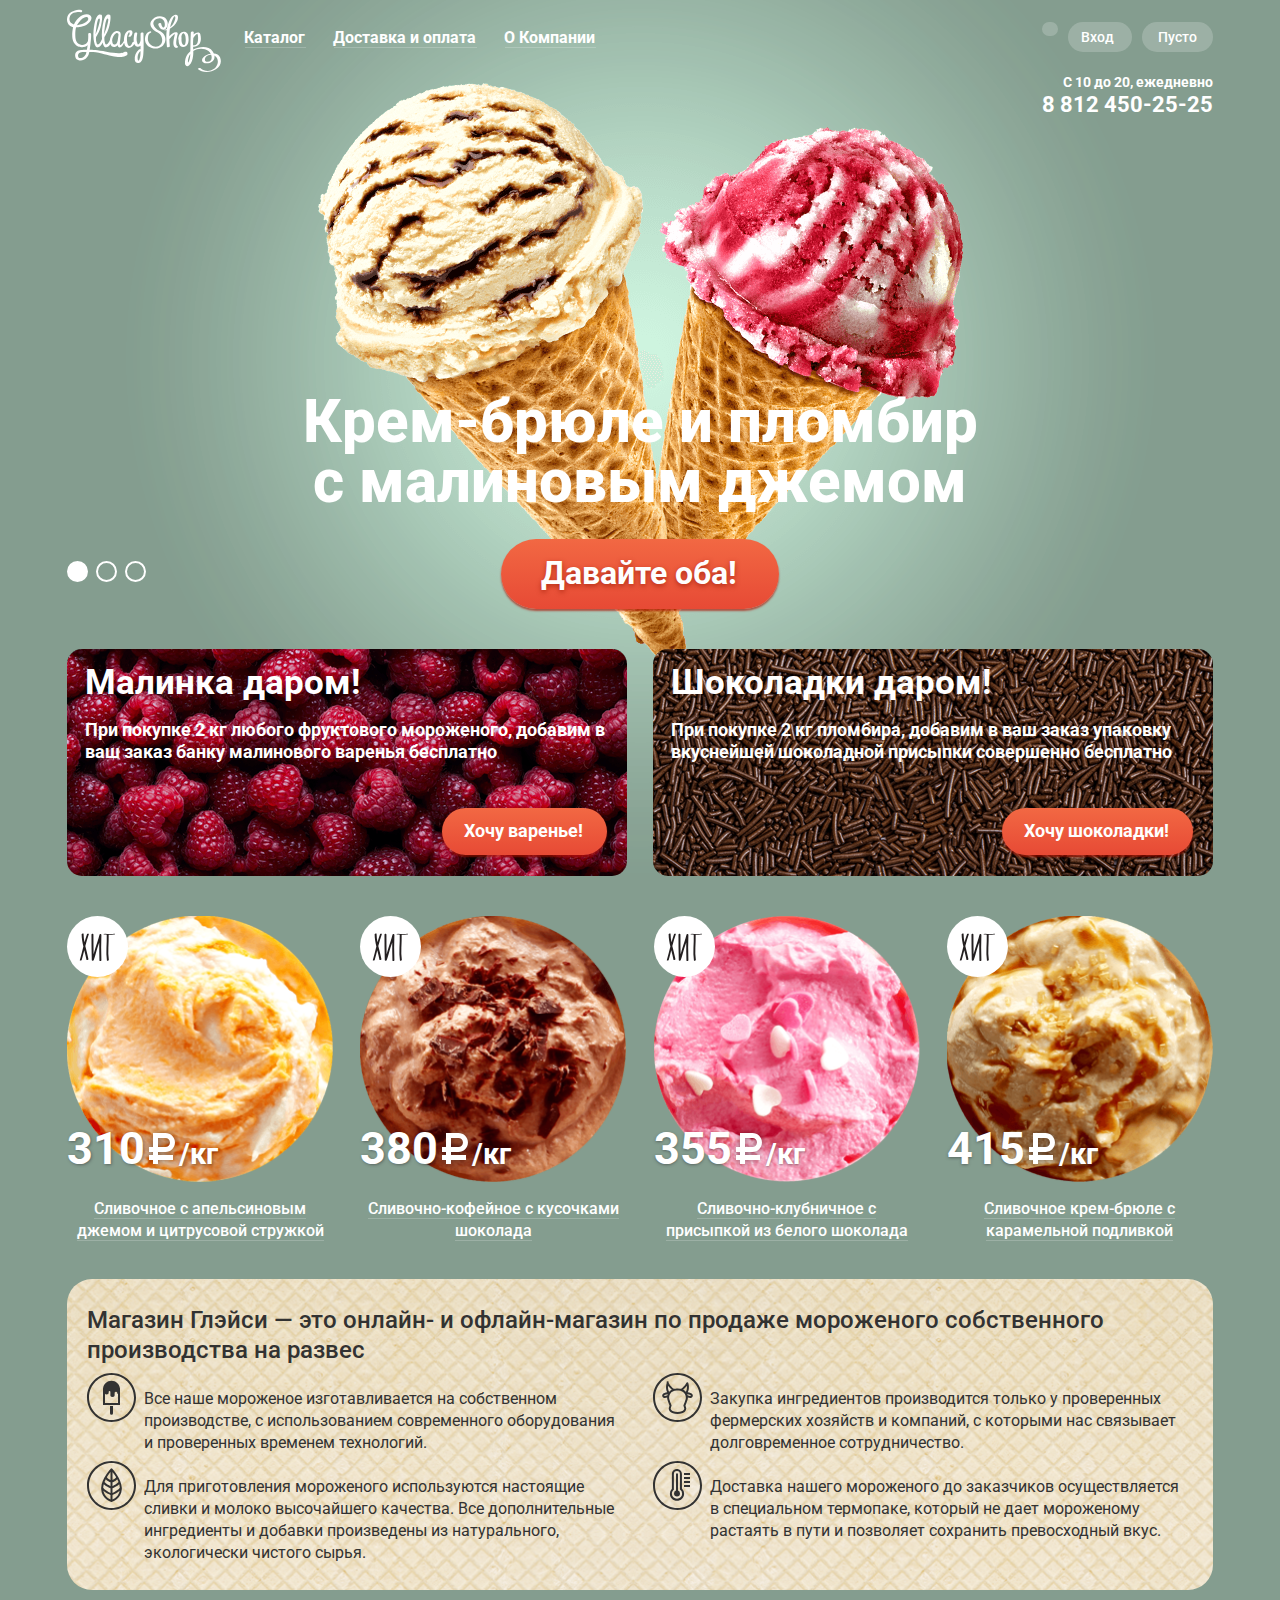
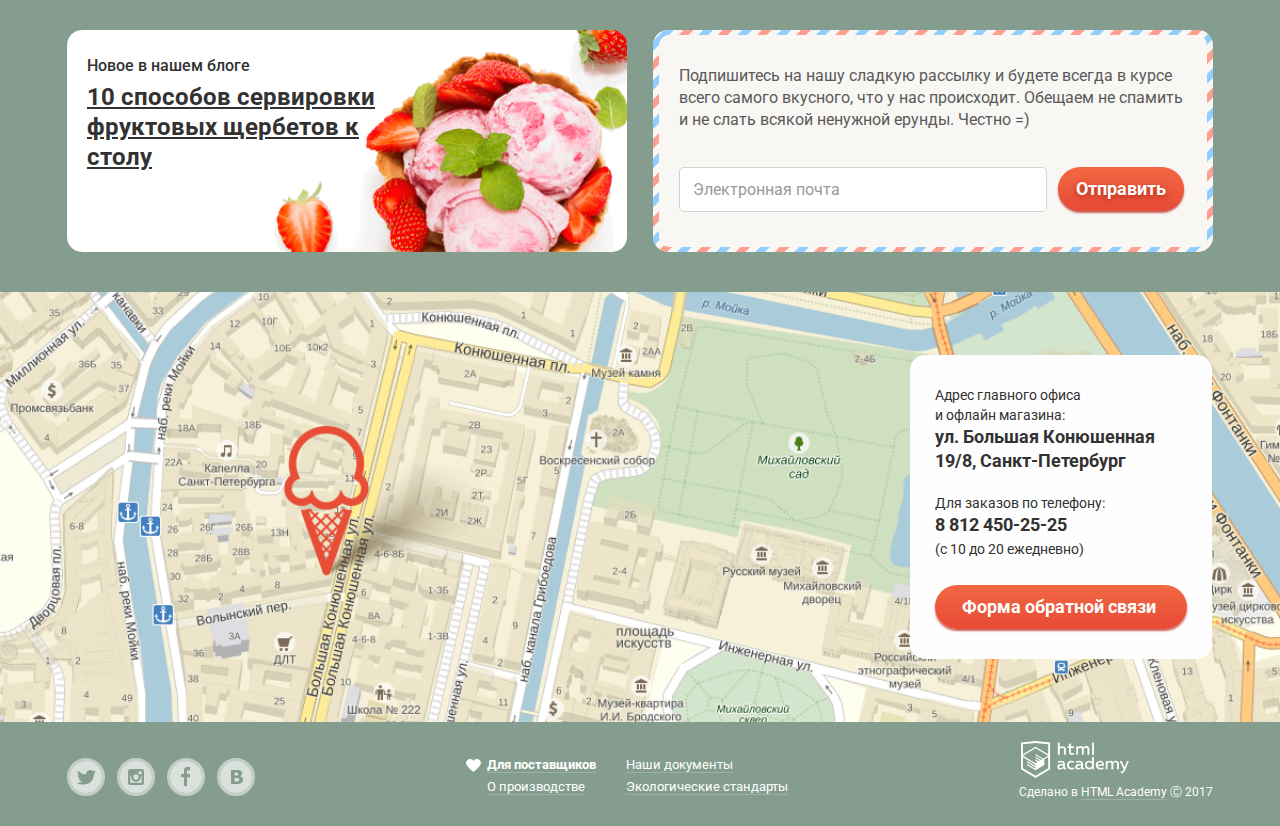
<file: index.html>
<!DOCTYPE html>
<html lang="ru">
  <head>
    <meta charset="utf-8">
    <title>HTML Academy: Глейси</title>
    <link href="https://fonts.googleapis.com/css?family=Roboto:400,500,700&amp;subset=cyrillic" rel="stylesheet">
    <link rel="stylesheet" href="css/normalize.css">
    <link rel="stylesheet" href="css/style.css">
  </head>
  <body>
    <input class="visible-hidden" type="radio" id="product-1" name="toggle" checked>
    <input class="visible-hidden" type="radio" id="product-2" name="toggle">
    <input class="visible-hidden" type="radio" id="product-3" name="toggle">
    <div class="site-wrapper">
      <header class="header container">
        <a class="logo">
          <img class="logo__img" src="img/svg/logo.svg" width="154" height="64" alt="Логотип GlaccyShop"/>
        </a>
        <nav class="nav">
          <ul class="nav__list">
            <li class="nav__item nav-dropdown">
              <a class="nav__link" href="#" title="Каталог">Каталог</a>
              <ul class="nav-dropdown__list">
                <li class="nav-dropdown__item"><a class="nav-dropdown__link" href="#" title="Новинки">Новинки</a></li>
                <li class="nav-dropdown__item"><a class="nav-dropdown__link" href="catalog.html" title="Сливочное">Сливочное</a></li>
                <li class="nav-dropdown__item"><a class="nav-dropdown__link" href="#" title="Щербеты">Щербеты</a></li>
                <li class="nav-dropdown__item"><a class="nav-dropdown__link" href="#" title="Фруктовый лёд">Фруктовый лёд</a></li>
                <li class="nav-dropdown__item"><a class="nav-dropdown__link" href="#" title="Мелорин">Мелорин</a></li>
              </ul>
            </li>
            <li class="nav__item"><a class="nav__link" href="#" title="Доставка и оплата">Доставка и оплата</a></li>
            <li class="nav__item"><a class="nav__link" href="#" title="О компании">О Компании</a></li>
          </ul>
        </nav>
        <div class="user-block">
          <div class="user-block__item">
            <a class="user-block__link user-block__link--search" href="#" title="Поиск"><span class="visible-hidden">Поиск</span></a>
            <form class="user-block__search-form" method="POST" action="https://echo.htmlacademy.ru">
              <label class="visible-hidden" for="user-block-search">Ввод текста поиска</label>
              <input class="user-block__input" type="text" name="user-block-search" id="user-block-search" placeholder="Что ищем?"/>
            </form>
          </div>
          <div class="user-block__item user-block__item--login">
            <a class="user-block__link user-block__link--login" href="#" title="Вход">Вход</a>
            <form class="user-block__login-form" method="POST" action="https://echo.htmlacademy.ru">
              <label class="visible-hidden" for="user-block-email">Ввод электронной почты</label>
              <input class="user-block__input" type="email" name="email" id="user-block-email" placeholder="Электронная почта" autocomplete="off"/>
              <label class="visible-hidden" for="user-block-password">Ввод пароля</label>
              <input class="user-block__input" type="password" name="password" id="user-block-password" placeholder="Пароль"/>
              <div class="user-block__flex-row">
                <button class="btn user-block__btn" type="submit">Войти</button>
                <p class="user-block-login-links">
                  <a class="user-block-login-links__item" href="#" title="Забыли пароль?">Забыли пароль?</a>
                  <a class="user-block-login-links__item" href="#" title="Новая регистрация">Новая регистрация</a>
                </p>
              </div>
            </form>
          </div>
          <div class="user-block__item">
            <a class="user-block__link user-block__link--basket" href="#" title="Корзина">Пусто</a>
          </div>
        </div>
        <p class="contacts">
          <span class="contacts__worktime">С 10 до 20, ежедневно</span>
          <a class="contacts__tel" href="tel:+78124502525">8 812 450-25-25</a>
        </p>
      </header>
      <main class="main">
        <section class="slider container">
          <div class="slider-controls">
            <label for="product-1">Первый</label>
            <label for="product-2">Второй</label>
            <label for="product-3">Третий</label>
          </div>
          <ul class="slider-list">
            <li class="slider-item slide" id="slide1">
              <h3 class="slide-title">
                Крем-брюле и пломбир с малиновым джемом
              </h3>
              <a class="btn" href="#">Давайте оба!</a>
            </li>
            <li class="slider-item slide" id="slide2">
              <h3 class="slide-title">
                Шоколадный пломбир и лимонный сорбет
              </h3>
              <a class="btn" href="#">Давайте оба!</a>
            </li>
            <li class="slider-item slide" id="slide3">
              <h3 class="slide-title">
                Пломбир с помадкой и клубничный щербет
              </h3>
              <a class="btn" href="#">Давайте оба!</a>
            </li>
          </ul>
        </section>
        <div class="container">
          <h1 class="visible-hidden">Магазин мороженого GlaccyShop</h1>
          <section class="deals">
            <h2 class="visible-hidden">Вкусности даром!</h2>
            <div class="deals__item deals__item--raspberries">
              <h3 class="deals__title">Малинка даром!</h3>
              <p class="deals__description">При покупке 2 кг любого фруктового мороженого, добавим в ваш заказ банку малинового варенья бесплатно
              </p>
              <a href="#" class="btn deals__btn" title="Хочу варенье!">Хочу варенье!</a>
            </div>
            <div class="deals__item deals__item--chocolate">
                <h3 class="deals__title">Шоколадки даром!</h3>
                <p class="deals__description">При покупке 2 кг пломбира, добавим в ваш заказ упаковку вкуснейшей шоколадной присыпки совершенно бесплатно
                </p>
                <a href="#" class="btn deals__btn" title="Хочу шоколадки">Хочу шоколадки!</a>
            </div>
          </section>
          <section class="stock">
            <h2 class="visible-hidden">Каталог самых покупаемых мороженых</h2>
            <ul class="stock-list">
              <li class="stock-list-item stock-list-item--hit">
                <div class="stock-list-item__block">
                  <img class="stock-list-item__img" src="img/png/ice-cream/ice-cream-1.png" width="267" height="267" alt="Сливочное с апельсиновым">
                  <p class="stock-list-item__price">310<span class="stock-list-item-block__weight">/кг</span></p>
                </div>
                <a class="stock-list-item__description" href="#" title="Сливочное с апельсиновым джемом и цитрусовой стружкой">Сливочное с апельсиновым джемом и цитрусовой стружкой</a>
                <a class="btn stock-list-item__link" href="#" title="">Быстрый просмотр</a>
              </li>
              <li class="stock-list-item stock-list-item--hit">
                <div class="stock-list-item__block">
                  <img class="stock-list-item__img" src="img/png/ice-cream/ice-cream-4.png" width="267" height="267" alt="Сливочно-кофейное">
                  <p class="stock-list-item__price">380<span class="stock-list-item-block__weight">/кг</span></p>
                </div>
                <a class="stock-list-item__description" href="#" title="Сливочно-кофейное с кусочками шоколада">Сливочно-кофейное с кусочками шоколада</a>
                <a class="btn stock-list-item__link" href="#" title="">Быстрый просмотр</a>
              </li>
              <li class="stock-list-item stock-list-item--hit">
                <div class="stock-list-item__block">
                  <img class="stock-list-item__img" src="img/png/ice-cream/ice-cream-7.png" width="267" height="267" alt="Сливочно-клубничное">
                  <p class="stock-list-item__price">355<span class="stock-list-item-block__weight">/кг</span></p>
                </div>
                <a class="stock-list-item__description" href="#" title="Сливочно-клубничное с присыпкой из белого шоколада">Сливочно-клубничное с присыпкой из белого шоколада</a>
                <a class="btn stock-list-item__link" href="#" title="">Быстрый просмотр</a>
              </li>
              <li class="stock-list-item stock-list-item--hit">
                <div class="stock-list-item__block">
                  <img class="stock-list-item__img" src="img/png/ice-cream/ice-cream-10.png" width="267" height="267" alt="Сливочное крем-брюле">
                  <p class="stock-list-item__price">415<span class="stock-list-item-block__weight">/кг</span></p>
                </div>
                <a class="stock-list-item__description" href="#" title="Сливочное крем-брюле с карамельной подливкой">Сливочное крем-брюле с карамельной подливкой</a>
                <a class="btn stock-list-item__link" href="#" title="">Быстрый просмотр</a>
              </li>
            </ul>
          </section>
          <section class="about">
            <h2 class="about__title">Магазин Глэйси — это онлайн- и офлайн-магазин по продаже мороженого собственного производства на развес</h2>
            <ul class="about__list">
              <li class="about__item about__item--ice-cream">Все наше мороженое изготавливается на собственном производстве, с использованием современного оборудования и проверенных временем технологий.</li>
              <li class="about__item about__item--cow">Закупка ингредиентов  производится только у проверенных фермерских хозяйств и компаний, с которыми нас связывает долговременное сотрудничество.</li>
              <li class="about__item about__item--leaf">Для приготовления мороженого используются настоящие сливки и молоко высочайшего качества. Все дополнительные ингредиенты и добавки произведены из натурального, экологически чистого сырья.</li>
              <li class="about__item about__item--thermometer">Доставка нашего мороженого до заказчиков осуществляется в специальном термопаке, который не дает мороженому растаять в пути и позволяет сохранить превосходный вкус.</li>
            </ul>
          </section>
          <div class="news">
            <article class="news-article">
              <h2 class="news-article__title">Новое в нашем блоге</h2>
              <a class="news-article__lead" href="#" title="10 способов сервировки фруктовых щербетов к столу">10 способов сервировки фруктовых щербетов к столу</a>
            </article>
            <section class="news-subscribe">
              <div class="news-subscribe__background">
                <h2 class="visible-hidden">Подпишитесь на рассылку GlaccyShop</h2>
                <p class="news-subscribe__description">Подпишитесь на нашу сладкую рассылку и будете всегда в курсе всего самого вкусного, что у нас происходит. Обещаем не спамить и не слать всякой ненужной ерунды. Честно =)</p>
                <form class="news-subscribe__form" method="POST" action="https://echo.htmlacademy.ru">
                  <label class="visible-hidden" for="news-subscribe-email">Ввод вашей почты</label>
                  <input class="news-subscribe__input" type="email" name="news-subscribe-email" id="news-subscribe-email" placeholder="Электронная почта"/>
                  <button class="btn news-subscribe__btn" type="submit" >Отправить</button>
                </form>
              </div>
            </section>
          </div>
        </div>
        <section class="address">
          <h2 class="visible-hidden">Адрес производства мороженого GlaccyShop</h2>
          <iframe class="address__iframe" src="https://www.google.com/maps/embed?pb=!1m18!1m12!1m3!1d1998.6037999040354!2d30.322010416394033!3d59.938716271971415!2m3!1f0!2f0!3f0!3m2!1i1024!2i768!4f13.1!3m3!1m2!1s0x4696310fca5ba729%3A0xea9c53d4493c879f!2sBol
          shaya+Konyushennaya+ul.%2C+19%2C+Sankt-Peterburg%2C+Russia%2C+191186!5e0!3m2!1sen!2s!4v1441888483426" width="100%" height="430" allowfullscreen></iframe>
          <div class="address-info">
            <p class="address-info__text">Адрес главного офиса<br> и офлайн магазина:<br>
              <b class="address-info__text--bold">ул. Большая Конюшенная 19/8, Санкт-Петербург</b><br>
            </p>
            <p class="address-info__text">Для заказов по телефону:<br>
              <a class="address-info__text--bold" href="tel:+88124502525" title="Телефон для связи">8 812 450-25-25</a><br>
              (с 10 до 20 ежедневно)
            </p>
            <a class="btn address__btn" href="#" title="Форма обратной связи">Форма обратной связи</a>
          </div>
        </section>
      </main>
      <footer class="footer container">
        <ul class="social">
          <li class="social__item">
            <a class="social__link social__link--twitter" href="#">
              <span class="visible-hidden">Twitter</span>
              <svg class="social__svg" xmlns="http://www.w3.org/2000/svg" width="32" height="32" viewbox="0 0 32 32"><path fill="#FFF" d="M16 0C7.164 0 0 7.164 0 16c0 8.837 7.164 16 16 16 8.837 0 16-7.163 16-16 0-8.836-7.163-16-16-16zm7.944 12.809c-.251 6.516-3.463 10.832-10.992 10.702h-.486c-.447 0-4.543-.443-5.344-1.823 2.479.19 4.247-.406 5.12-1.136-1.048-.289-2.923-.461-3.251-2.848.384.104.618.221 1.299.113-1.307-.824-2.758-1.519-2.679-3.643.311.317 1.164.518 1.46.457-.768-.233-2.149-3.244-.974-4.781 1.984 1.79 4.075 3.482 7.804 3.643.227-2.214 1.24-3.699 3.168-4.325 1.84-.479 3.255.26 3.901 1.138.737-.224 1.453-.466 2.193-.685-.004.833-.569 1.463-.935 1.709.747.165 1.423-.475 1.423-.475-.184.963-1.094 1.725-1.707 1.954z"/></svg>
            </a>
          </li>
          <li class="social__item">
            <a class="social__link social__link--instagram" href="#">
              <span class="visible-hidden">Instagram</span>
              <svg class="social__svg" xmlns="http://www.w3.org/2000/svg" width="32" height="32" viewbox="0 0 32 32"><g fill="#FFF"><path d="M20.916 16a4.938 4.938 0 1 1-9.877 0c0-.394.051-.773.138-1.14h-.897v6.838h11.396V14.86h-.897c.086.367.137.746.137 1.14z"/><path d="M15.978 18.659c1.466 0 2.659-1.193 2.659-2.659s-1.193-2.659-2.659-2.659c-1.466 0-2.659 1.193-2.659 2.659s1.192 2.659 2.659 2.659zM18.637 10.302h3.039v3.039h-3.039z"/><path d="M16 0C7.164 0 0 7.164 0 16c0 8.837 7.164 16 16 16 8.837 0 16-7.163 16-16 0-8.836-7.163-16-16-16zm7.955 21.698a2.285 2.285 0 0 1-2.279 2.279H10.279A2.285 2.285 0 0 1 8 21.698V10.302a2.286 2.286 0 0 1 2.279-2.279h11.396a2.286 2.286 0 0 1 2.279 2.279v11.396z"/></g></svg>
            </a>
          </li>
          <li class="social__item">
            <a class="social__link social__link--facebook" href="#">
              <span class="visible-hidden">Facebook</span>
              <svg class="social__svg" xmlns="http://www.w3.org/2000/svg" width="32" height="32" viewbox="0 0 32 32"><path fill="#FFF" d="M16 0C7.164 0 0 7.163 0 16s7.164 16 16 16c8.837 0 16-7.164 16-16S24.837 0 16 0zm4.062 9.455h-3.021v3.444h3.021v3.445h-3.021v8.61H14.02v-8.61H11v-3.445h3.021V9.455c0-1.902 1.353-3.445 3.021-3.445h3.021v3.445z"/></svg>
            </a>
          </li>
          <li class="social__item">
            <a class="social__link social__link--vkontakte" href="#">
              <span class="visible-hidden">Vkontakte</span>
              <svg class="social__svg" xmlns="http://www.w3.org/2000/svg" width="32" height="32" viewbox="0 0 32 32"><g fill="#FFF"><path d="M16.637 14.495c.402-.019.719-.082.951-.188.326-.145.54-.33.641-.559.101-.229.15-.496.15-.797 0-.232-.058-.465-.174-.697-.116-.232-.322-.405-.617-.517-.264-.1-.592-.155-.984-.165a76.242 76.242 0 0 0-1.652-.014h-.339v2.965h.565c.571 0 1.057-.009 1.459-.028zM18.118 17.084c-.282-.081-.672-.125-1.166-.132a127.97 127.97 0 0 0-1.55-.009h-.79v3.493h.264c1.014 0 1.74-.003 2.18-.009a3.2 3.2 0 0 0 1.212-.245c.377-.157.633-.364.774-.625s.214-.562.214-.9c0-.446-.088-.788-.261-1.03-.17-.241-.464-.423-.877-.543z"/><path d="M16 0C7.164 0 0 7.164 0 16c0 8.837 7.164 16 16 16 8.837 0 16-7.163 16-16 0-8.836-7.163-16-16-16zm6.602 20.531a3.73 3.73 0 0 1-1.124 1.327c-.552.415-1.161.71-1.823.886s-1.501.264-2.519.264h-6.121V8.987h5.443c1.13 0 1.957.038 2.48.113a5.126 5.126 0 0 1 1.561.5c.533.27.929.632 1.189 1.087.26.455.392.975.392 1.558 0 .678-.179 1.278-.536 1.795-.358.518-.863.92-1.517 1.208v.075c.917.182 1.642.559 2.179 1.13.537.571.807 1.325.807 2.261 0 .678-.138 1.283-.411 1.817z"/></g></svg>
            </a>
          </li>
        </ul> 
        <div class="footer-links">
          <ul class="footer-links__column">
            <li class="footer-links__item"><a class="footer-links__link footer-links__link--heart" href="#" title="Для поставщиков">Для поставщиков</a></li>
            <li class="footer-links__item"><a class="footer-links__link" href="#" title="О производстве">О производстве</a></li>
          </ul>
          <ul class="footer-links__column">
            <li class="footer-links__item"><a class="footer-links__link" href="#" title="Наши документы">Наши документы</a></li>
            <li class="footer-links__item"><a class="footer-links__link" href="#" title="Экологические стандарты">Экологические стандарты</a></li>
          </ul>
        </div>
        <div class="copyright">
          <a class="copyright-logo" href="https://htmlacademy.ru/intensive/htmlcss" title="HTML Academy">
            <img class="copyright-logo__img" src="img/svg/logo-htmlacademy.svg" width="108" height="39" alt="Логотип HTML Academy"/>
          </a>
          <p class="copyright__title">Сделано в <a class="copyright__link" href="https://htmlacademy.ru/intensive/htmlcss" title="HTML Academy">HTML Academy</a> Ⓒ 2017</p>
        </div>
      </footer>
    </div>
    <section class="modal feedback">
      <h2 class="feedback__title">Мы обязательно вам ответим!</h2>
      <button class="feedback__close" type="button">Закрыть</button>
      <form class="feedback__form" method="POST" action="https://echo.htmlacademy.ru">
        <label class="visible-hidden" for="feedback-name">Ввод вашего имени</label>
        <input class="feedback__input" type="text" name="feedback-name" id="feedback-name" placeholder="Как вас зовут?"/>
        <label class="visible-hidden" for="feedback-email">Ввод вашей почты</label>
        <input class="feedback__input" type="email" name="feedback-email" id="feedback-email" placeholder="Ваша почта для ответа?"/>
        <label class="visible-hidden" for="feedback-msg">Ввод вашего сообщения</label>
        <textarea class="feedback__input feedback__input--textarea" rows="6" name="feedback-msg" id="feedback-msg" placeholder="Напишите что-нибудь..."></textarea>
        <button class="btn feedback__btn" type="submit">Отправить</button>
      </form> 
    </section>
    <div class="modal__overlay"></div>
    <script src="js/script.js"></script>
  </body>
</html>
</file>
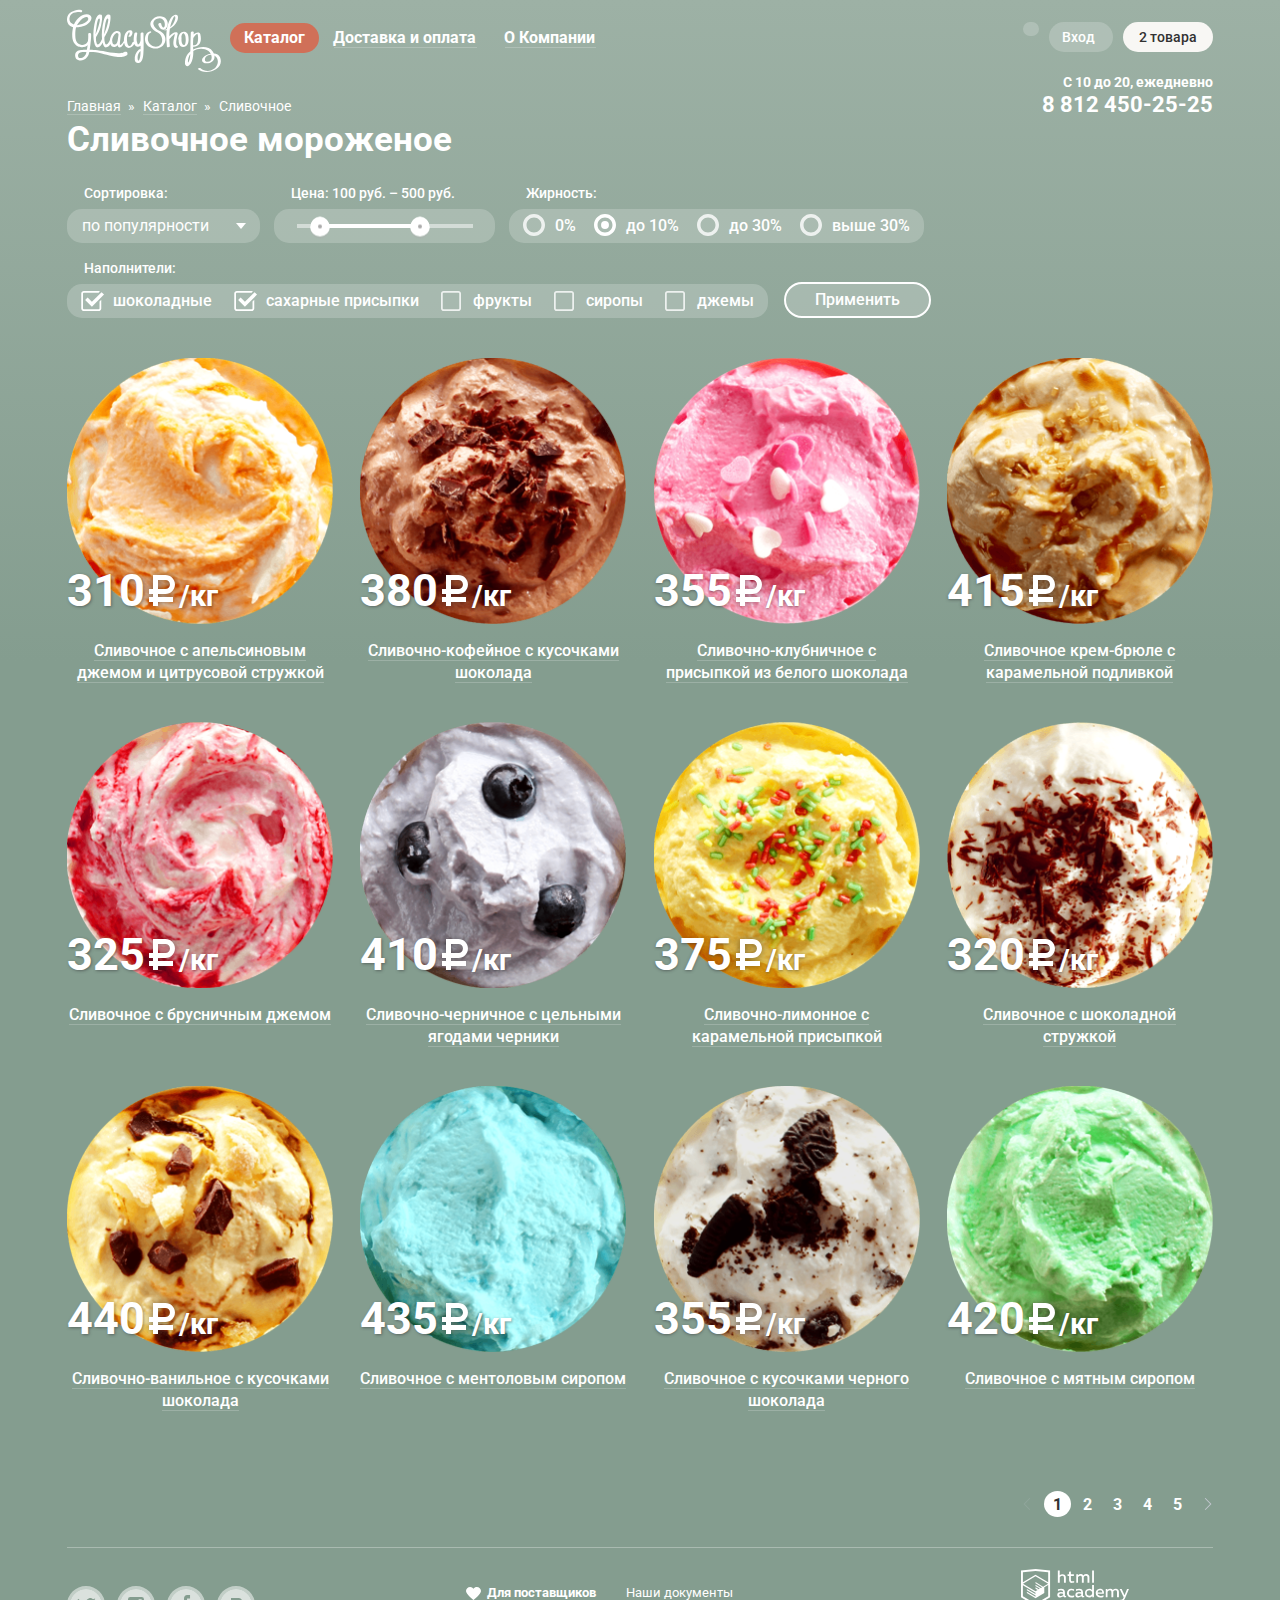
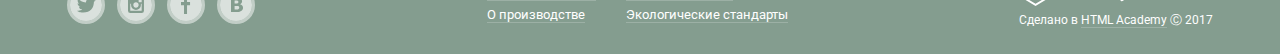
<file: catalog.html>
<!DOCTYPE html>
<html lang="ru">
  <head>
    <meta charset="utf-8">
    <title>HTML Academy: Глейси Каталог</title>
    <link href="https://fonts.googleapis.com/css?family=Roboto:400,500,700&amp;subset=cyrillic" rel="stylesheet">
    <link rel="stylesheet" href="css/normalize.css">
    <link rel="stylesheet" href="css/style.css">
  </head>
  <body>
    <div class="site-wrapper site-wrapper--not-index">
      <header class="header container">
        <a class="logo" href="index.html" title="На главную страницу GlaccyShop">
          <img class="logo__img" src="img/svg/logo.svg" width="154" height="64" alt="Логотип GlaccyShop"/>
        </a>
        <nav class="nav">
          <ul class="nav__list">
            <li class="nav__item nav-dropdown">
              <a class="nav__link nav__link--active" href="#" title="Каталог">Каталог</a>
              <ul class="nav-dropdown__list">
                <li class="nav-dropdown__item"><a class="nav-dropdown__link" href="#" title="Новинки">Новинки</a></li>
                <li class="nav-dropdown__item"><a class="nav-dropdown__link nav-dropdown__link--active" href="catalog.html" title="Сливочное">Сливочное</a></li>
                <li class="nav-dropdown__item"><a class="nav-dropdown__link" href="#" title="Щербеты">Щербеты</a></li>
                <li class="nav-dropdown__item"><a class="nav-dropdown__link" href="#" title="Фруктовый лёд">Фруктовый лёд</a></li>
                <li class="nav-dropdown__item"><a class="nav-dropdown__link" href="#" title="Мелорин">Мелорин</a></li>
              </ul>
            </li>
            <li class="nav__item"><a class="nav__link" href="#">Доставка и оплата</a></li>
            <li class="nav__item"><a class="nav__link" href="#">О Компании</a></li>
          </ul>
        </nav>
        <div class="user-block">
          <div class="user-block__item">
            <a class="user-block__link user-block__link--search" href="#" title="Поиск"><span class="visible-hidden">Поиск</span></a>
            <form class="user-block__search-form" method="POST" action="https://echo.htmlacademy.ru">
              <label class="visible-hidden" for="user-block-search">Ввод текста поиска</label>
              <input class="user-block__input" type="text" name="user-block-search" id="user-block-search" placeholder="Что ищем?"/>
            </form>
          </div>
          <div class="user-block__item user-block__item--login">
            <a class="user-block__link user-block__link--login" href="#" title="Вход">Вход</a>
            <form class="user-block__login-form" method="POST" action="https://echo.htmlacademy.ru">
              <label class="visible-hidden" for="user-block-email">Ввод электронной почты</label>
              <input class="user-block__input" type="email" name="email" id="user-block-email" placeholder="Электронная почта" autocomplete="off"/>
              <label class="visible-hidden" for="user-block-password">Ввод пароля</label>
              <input class="user-block__input" type="password" name="password" id="user-block-password" placeholder="Пароль"/>
              <div class="user-block__flex-row">
                <button class="btn user-block__btn" type="submit">Войти</button>
                <p class="user-block-login-links">
                  <a class="user-block-login-links__item" href="#" title="Забыли пароль?">Забыли пароль?</a>
                  <a class="user-block-login-links__item" href="#" title="Новая регистрация">Новая регистрация</a>
                </p>
              </div>
            </form>
          </div>
          <div class="user-block__item">
            <a class="user-block__link user-block__link--active user-block__link--basket" href="#" title="Корзина">2 товара</a>
            <div class="user-block-basket">
              <table>
                <tbody class="user-block-basket__list">
                  <tr class="user-block-basket__item">
                    <td>
                      <button class="user-block__btn-close" type="button">Удалить товар из корзины</button>
                    </td>
                    <td>
                      <img class="user-block-basket__thumb" src="img/png/ice-cream/thumbs/ice-cream-1.png" width="33" height="33" alt="сливки-мини"/>
                    </td>
                    <td class="user-block-basket__name">Пломбир с апельсиновым джемом</td>
                    <td class="user-block-basket__weight">1,5 кг х <span class="user-block-basket__solo-price">200 руб.</span></td>
                    <td class="user-block-basket__price">300 руб.</td>
                  </tr>
                  <tr class="user-block-basket__item">
                    <td>
                      <button class="user-block__btn-close" type="button">Удалить товар из корзины</button>
                    </td>
                    <td>
                      <img class="user-block-basket__thumb" src="img/png/ice-cream/thumbs/ice-cream-7.png" width="33" height="33" alt="Клубничный пломбир-мини"/>
                    </td>
                    <td class="user-block-basket__name">Клубничный пломбир с присыпкой  из белого шоколада</td>
                    <td class="user-block-basket__weight">1,5 кг х <span class="user-block-basket__solo-price">300 руб.</span></td>
                    <td class="user-block-basket__price">450 руб.</td>
                  </tr>
                </tbody>
              </table>
              <p class="user-block-basket__result">Итого: 750 руб.</p>
              <a class="btn user-block-basket__btn" href="#" title="Оформить заказ">Оформить заказ</a>
            </div> 
          </div>
        </div>
        <p class="contacts">
          <span class="contacts__worktime">С 10 до 20, ежедневно</span>
          <a class="contacts__tel" href="tel:+78124502525">8 812 450-25-25</a>
        </p>
      </header>
      <main class="main">
        <div class="container">
          <ul class="breadcrumbs">
            <li class="breadcrumbs__item"><a class="breadcrumbs__link" href="/" title="Главная">Главная</a></li>
            <li class="breadcrumbs__item"><a class="breadcrumbs__link" href="#" title="Каталог">Каталог</a></li>
            <li class="breadcrumbs__item">Сливочное</li>
          </ul>
          <h1 class="title">Сливочное мороженое</h1>
          <section class="filter">
            <h2 class="visible-hidden">Фильтр сливочного мороженого</h2>
            <form class="filter__form" method="POST" action="https://echo.htmlacademy.ru">
              <fieldset class="filter__fieldset">
                <legend class="filter__title" for="filtser-sort">Сортировка:</legend>
                <select class="filter__list filter__list--sort" name="filter-sort" id="filter-sort">
                    <option class="filter__item" value="price">по цене</option> 
                    <option class="filter__item" value="popularity" selected>по популярности</option>
                    <option class="filter__item" value="latest">по новизне</option>
                </select>
              </fieldset>
              <fieldset class="filter__fieldset" style="    width: 221px;">
                <legend class="filter__title">Цена: 
                  <span class="filter__price-min">100</span> руб. – <span class="filter__price-max">500</span> руб.
                </legend>
                <div class="filter__list">
                    <div class="filter__scale">
                      <div class="filter__bar"></div>
                      <div class="filter__toggle filter__toggle--min"></div>
                      <div class="filter__toggle filter__toggle--max"></div>  
                    </div>
                </div>
              </fieldset>
              <fieldset class="filter__fieldset">
                <legend class="filter__title">Жирность:</legend>
                <ul class="filter__list">
                  <li class="filter__item">
                    <input class="visible-hidden" type="radio" name="filter-fat" value="0" id="filter-fat-0">
                    <label class="filter__label" for="filter-fat-0">0%</label>
                  </li>
                  <li class="filter__item">
                    <input class="visible-hidden" type="radio" name="filter-fat" value="10" id="filter-fat-10" checked>
                    <label class="filter__label" for="filter-fat-10">до 10%</label>
                  </li>
                  <li class="filter__item">
                    <input class="visible-hidden" type="radio" name="filter-fat" value="30" id="filter-fat-30">
                    <label class="filter__label" for="filter-fat-30">до 30%</label>
                  </li>
                  <li class="filter__item">
                    <input class="visible-hidden" type="radio" name="filter-fat" value="31" id="filter-fat-31">
                    <label class="filter__label" for="filter-fat-31">выше 30%</label>
                  </li>
                </ul>
              </fieldset>
              <fieldset class="filter__fieldset">
                <legend class="filter__title">Наполнители:</legend>
                <ul class="filter__list">
                  <li class="filter__item">
                    <input class="visible-hidden" type="checkbox" name="filter-fillers" value="chocolate" id="filter-fillers-chocolate" checked>
                    <label class="filter__label" for="filter-fillers-chocolate">шоколадные</label>
                  </li>
                  <li class="filter__item">
                    <input class="visible-hidden" type="checkbox" name="filter-fillers" value="sugar" id="filter-fillers-sugar" checked>
                    <label class="filter__label" for="filter-fillers-sugar">сахарные присыпки</label>
                  </li>
                  <li class="filter__item">
                    <input class="visible-hidden" type="checkbox" name="filter-fillers" value="fruit" id="filter-fillers-fruit">
                    <label class="filter__label" for="filter-fillers-fruit">фрукты</label>
                  </li>
                  <li class="filter__item">
                    <input class="visible-hidden" type="checkbox" name="filter-fillers" value="syrups" id="filter-fillers-syrups">
                    <label class="filter__label" for="filter-fillers-syrups">сиропы</label>
                  </li>
                  <li class="filter__item">
                    <input class="visible-hidden" type="checkbox" name="filter-fillers" value="jams" id="filter-fillers-jams">
                    <label class="filter__label" for="filter-fillers-jams">джемы</label>
                  </li>
                </ul>
              </fieldset>
              <button class="filter__btn" type="submit">Применить</button>
            </form>
          </section>
          <section class="stock stock--catalog">
            <h2 class="visible-hidden">Каталог сливочного мороженого</h2>
            <ul class="stock-list stock-list--catalog">
              <li class="stock-list-item">
                <div class="stock-list-item__block">
                  <img class="stock-list-item__img" src="img/png/ice-cream/ice-cream-1.png" width="267" height="267" alt="Сливочное с апельсиновым">
                  <p class="stock-list-item__price">310<span class="stock-list-item-block__weight">/кг</span></p>
                </div>
                <a class="stock-list-item__description" href="#" title="Сливочное с апельсиновым джемом и цитрусовой стружкой">Сливочное с апельсиновым джемом и цитрусовой стружкой</a>
                <a class="btn stock-list-item__link" href="#" title="">Быстрый просмотр</a>
              </li>
              <li class="stock-list-item">
                <div class="stock-list-item__block">
                  <img class="stock-list-item__img" src="img/png/ice-cream/ice-cream-4.png" width="267" height="267" alt="Сливочно-кофейное">
                  <p class="stock-list-item__price">380<span class="stock-list-item-block__weight">/кг</span></p>
                </div>
                <a class="stock-list-item__description" href="#" title="Сливочно-кофейное с кусочками шоколада">Сливочно-кофейное с кусочками шоколада</a>
                <a class="btn stock-list-item__link" href="#" title="">Быстрый просмотр</a>
              </li>
              <li class="stock-list-item">
                <div class="stock-list-item__block">
                  <img class="stock-list-item__img" src="img/png/ice-cream/ice-cream-7.png" width="267" height="267" alt="Сливочно-клубничное">
                  <p class="stock-list-item__price">355<span class="stock-list-item-block__weight">/кг</span></p>
                </div>
                <a class="stock-list-item__description" href="#" title="Сливочно-клубничное с присыпкой из белого шоколада">Сливочно-клубничное с присыпкой из белого шоколада</a>
                <a class="btn stock-list-item__link" href="#" title="">Быстрый просмотр</a>
              </li>
              <li class="stock-list-item">
                <div class="stock-list-item__block">
                  <img class="stock-list-item__img" src="img/png/ice-cream/ice-cream-10.png" width="267" height="267" alt="Сливочное крем-брюле">
                  <p class="stock-list-item__price">415<span class="stock-list-item-block__weight">/кг</span></p>
                </div>
                <a class="stock-list-item__description" href="#" title="Сливочное крем-брюле с карамельной подливкой">Сливочное крем-брюле с карамельной подливкой</a>
                <a class="btn stock-list-item__link" href="#" title="">Быстрый просмотр</a>
              </li>
              <li class="stock-list-item">
                <div class="stock-list-item__block">
                  <img class="stock-list-item__img" src="img/png/ice-cream/ice-cream-2.png" width="267" height="267" alt="Сливочное с брусничным">
                  <p class="stock-list-item__price">325<span class="stock-list-item-block__weight">/кг</span></p>
                </div>
                <a class="stock-list-item__description" href="#" title="Сливочное с брусничным джемом">Сливочное с брусничным джемом</a>
                <a class="btn stock-list-item__link" href="#" title="">Быстрый просмотр</a>
              </li>
              <li class="stock-list-item">
                <div class="stock-list-item__block">
                  <img class="stock-list-item__img" src="img/png/ice-cream/ice-cream-5.png" width="267" height="267" alt="Сливочно-черничное">
                  <p class="stock-list-item__price">410<span class="stock-list-item-block__weight">/кг</span></p>
                </div>
                <a class="stock-list-item__description" href="#" title="Сливочно-черничное с цельными ягодами черники">Сливочно-черничное с цельными ягодами черники</a>
                <a class="btn stock-list-item__link" href="#" title="">Быстрый просмотр</a>
              </li>
              <li class="stock-list-item">
                <div class="stock-list-item__block">
                  <img class="stock-list-item__img" src="img/png/ice-cream/ice-cream-8.png" width="267" height="267" alt="Сливочно-лимонное">
                  <p class="stock-list-item__price">375<span class="stock-list-item-block__weight">/кг</span></p>
                </div>
                <a class="stock-list-item__description" href="#" title="Сливочно-лимонное с карамельной присыпкой">Сливочно-лимонное с карамельной присыпкой</a>
                <a class="btn stock-list-item__link" href="#" title="">Быстрый просмотр</a>
              </li>
              <li class="stock-list-item">
                <div class="stock-list-item__block">
                  <img class="stock-list-item__img" src="img/png/ice-cream/ice-cream-11.png" width="267" height="267" alt="Сливочное с шоколадной стружкой">
                  <p class="stock-list-item__price">320<span class="stock-list-item-block__weight">/кг</span></p>
                </div>
                <a class="stock-list-item__description" href="#" title="Сливочное с шоколадной стружкой">Сливочное с шоколадной стружкой</a>
                <a class="btn stock-list-item__link" href="#" title="">Быстрый просмотр</a>
              </li>
              <li class="stock-list-item">
                <div class="stock-list-item__block">
                  <img class="stock-list-item__img" src="img/png/ice-cream/ice-cream-3.png" width="267" height="267" alt="Сливочно-ванильное">
                  <p class="stock-list-item__price">440<span class="stock-list-item-block__weight">/кг</span></p>
                </div>
                <a class="stock-list-item__description" href="#" title="Сливочно-ванильное с кусочками шоколада">Сливочно-ванильное с кусочками шоколада</a>
                <a class="btn stock-list-item__link" href="#" title="">Быстрый просмотр</a>
              </li>
              <li class="stock-list-item">
                <div class="stock-list-item__block">
                  <img class="stock-list-item__img" src="img/png/ice-cream/ice-cream-6.png" width="267" height="267" alt="Сливочноe с ментоловым сиропом">
                  <p class="stock-list-item__price">435<span class="stock-list-item-block__weight">/кг</span></p>
                </div>
                <a class="stock-list-item__description" href="#" title="Сливочноe с ментоловым сиропом">Сливочноe с ментоловым сиропом</a>
                <a class="btn stock-list-item__link" href="#" title="">Быстрый просмотр</a>
              </li>
              <li class="stock-list-item">
                <div class="stock-list-item__block">
                  <img class="stock-list-item__img" src="img/png/ice-cream/ice-cream-9.png" width="267" height="267" alt="Сливочное с кусочками черного шоколада">
                  <p class="stock-list-item__price">355<span class="stock-list-item-block__weight">/кг</span></p>
                </div>
                <a class="stock-list-item__description" href="#" title="Сливочное с кусочками черного шоколада">Сливочное с кусочками черного шоколада</a>
                <a class="btn stock-list-item__link" href="#" title="">Быстрый просмотр</a>
              </li>
              <li class="stock-list-item">
                <div class="stock-list-item__block">
                  <img class="stock-list-item__img" src="img/png/ice-cream/ice-cream-12.png" width="267" height="267" alt="Сливочное с мятным сиропом">
                  <p class="stock-list-item__price">420<span class="stock-list-item-block__weight">/кг</span></p>
                </div>
                <a class="stock-list-item__description" href="#" title="Сливочное с мятным сиропом">Сливочное с мятным сиропом</a>
                <a class="btn stock-list-item__link" href="#" title="">Быстрый просмотр</a>
              </li>
            </ul>
          </section>
          <ul class="pagination">
            <li class="pagination__item"><a class="pagination__link pagination__link--arrow-prev pagination__link--disabled" title="Предыдущая страница каталога" disabled></a></li>
            <li class="pagination__item"><a class="pagination__link pagination__link--active" title="1 страница каталога">1</a></li>
            <li class="pagination__item"><a class="pagination__link" href="#" title="2 страница каталога">2</a></li>
            <li class="pagination__item"><a class="pagination__link" href="#" title="3 страница каталога">3</a></li>
            <li class="pagination__item"><a class="pagination__link" href="#" title="4 страница каталога">4</a></li>
            <li class="pagination__item"><a class="pagination__link" href="#" title="5 страница каталога ">5</a></li>
            <li class="pagination__item"><a class="pagination__link pagination__link--arrow-next" href="#" title="Следующая страница каталога"></a></li>
          </ul>
        </div>
      </main>
      <footer class="footer footer--divider container">
        <ul class="social">
          <li class="social__item">
            <a class="social__link social__link--twitter" href="#">
              <span class="visible-hidden">Twitter</span>
              <svg class="social__svg" xmlns="http://www.w3.org/2000/svg" width="32" height="32" viewbox="0 0 32 32"><path fill="#FFF" d="M16 0C7.164 0 0 7.164 0 16c0 8.837 7.164 16 16 16 8.837 0 16-7.163 16-16 0-8.836-7.163-16-16-16zm7.944 12.809c-.251 6.516-3.463 10.832-10.992 10.702h-.486c-.447 0-4.543-.443-5.344-1.823 2.479.19 4.247-.406 5.12-1.136-1.048-.289-2.923-.461-3.251-2.848.384.104.618.221 1.299.113-1.307-.824-2.758-1.519-2.679-3.643.311.317 1.164.518 1.46.457-.768-.233-2.149-3.244-.974-4.781 1.984 1.79 4.075 3.482 7.804 3.643.227-2.214 1.24-3.699 3.168-4.325 1.84-.479 3.255.26 3.901 1.138.737-.224 1.453-.466 2.193-.685-.004.833-.569 1.463-.935 1.709.747.165 1.423-.475 1.423-.475-.184.963-1.094 1.725-1.707 1.954z"/></svg>
            </a>
          </li>
          <li class="social__item">
            <a class="social__link social__link--instagram" href="#">
              <span class="visible-hidden">Instagram</span>
              <svg class="social__svg" xmlns="http://www.w3.org/2000/svg" width="32" height="32" viewbox="0 0 32 32"><g fill="#FFF"><path d="M20.916 16a4.938 4.938 0 1 1-9.877 0c0-.394.051-.773.138-1.14h-.897v6.838h11.396V14.86h-.897c.086.367.137.746.137 1.14z"/><path d="M15.978 18.659c1.466 0 2.659-1.193 2.659-2.659s-1.193-2.659-2.659-2.659c-1.466 0-2.659 1.193-2.659 2.659s1.192 2.659 2.659 2.659zM18.637 10.302h3.039v3.039h-3.039z"/><path d="M16 0C7.164 0 0 7.164 0 16c0 8.837 7.164 16 16 16 8.837 0 16-7.163 16-16 0-8.836-7.163-16-16-16zm7.955 21.698a2.285 2.285 0 0 1-2.279 2.279H10.279A2.285 2.285 0 0 1 8 21.698V10.302a2.286 2.286 0 0 1 2.279-2.279h11.396a2.286 2.286 0 0 1 2.279 2.279v11.396z"/></g></svg>
            </a>
          </li>
          <li class="social__item">
            <a class="social__link social__link--facebook" href="#">
              <span class="visible-hidden">Facebook</span>
              <svg class="social__svg" xmlns="http://www.w3.org/2000/svg" width="32" height="32" viewbox="0 0 32 32"><path fill="#FFF" d="M16 0C7.164 0 0 7.163 0 16s7.164 16 16 16c8.837 0 16-7.164 16-16S24.837 0 16 0zm4.062 9.455h-3.021v3.444h3.021v3.445h-3.021v8.61H14.02v-8.61H11v-3.445h3.021V9.455c0-1.902 1.353-3.445 3.021-3.445h3.021v3.445z"/></svg>
            </a>
          </li>
          <li class="social__item">
            <a class="social__link social__link--vkontakte" href="#">
              <span class="visible-hidden">Vkontakte</span>
              <svg class="social__svg" xmlns="http://www.w3.org/2000/svg" width="32" height="32" viewbox="0 0 32 32"><g fill="#FFF"><path d="M16.637 14.495c.402-.019.719-.082.951-.188.326-.145.54-.33.641-.559.101-.229.15-.496.15-.797 0-.232-.058-.465-.174-.697-.116-.232-.322-.405-.617-.517-.264-.1-.592-.155-.984-.165a76.242 76.242 0 0 0-1.652-.014h-.339v2.965h.565c.571 0 1.057-.009 1.459-.028zM18.118 17.084c-.282-.081-.672-.125-1.166-.132a127.97 127.97 0 0 0-1.55-.009h-.79v3.493h.264c1.014 0 1.74-.003 2.18-.009a3.2 3.2 0 0 0 1.212-.245c.377-.157.633-.364.774-.625s.214-.562.214-.9c0-.446-.088-.788-.261-1.03-.17-.241-.464-.423-.877-.543z"/><path d="M16 0C7.164 0 0 7.164 0 16c0 8.837 7.164 16 16 16 8.837 0 16-7.163 16-16 0-8.836-7.163-16-16-16zm6.602 20.531a3.73 3.73 0 0 1-1.124 1.327c-.552.415-1.161.71-1.823.886s-1.501.264-2.519.264h-6.121V8.987h5.443c1.13 0 1.957.038 2.48.113a5.126 5.126 0 0 1 1.561.5c.533.27.929.632 1.189 1.087.26.455.392.975.392 1.558 0 .678-.179 1.278-.536 1.795-.358.518-.863.92-1.517 1.208v.075c.917.182 1.642.559 2.179 1.13.537.571.807 1.325.807 2.261 0 .678-.138 1.283-.411 1.817z"/></g></svg>
            </a>
          </li>
        </ul> 
        <div class="footer-links">
          <ul class="footer-links__column">
            <li class="footer-links__item"><a class="footer-links__link footer-links__link--heart" href="#" title="Для поставщиков">Для поставщиков</a></li>
            <li class="footer-links__item"><a class="footer-links__link" href="#" title="О производстве">О производстве</a></li>
          </ul>
          <ul class="footer-links__column">
            <li class="footer-links__item"><a class="footer-links__link" href="#" title="Наши документы">Наши документы</a></li>
            <li class="footer-links__item"><a class="footer-links__link" href="#" title="Экологические стандарты">Экологические стандарты</a></li>
          </ul>
        </div>
        <div class="copyright">
          <a class="copyright-logo" href="https://htmlacademy.ru/intensive/htmlcss" title="HTML Academy">
            <img class="copyright-logo__img" src="img/svg/logo-htmlacademy.svg" width="108" height="39" alt="Логотип HTML Academy"/>
          </a>
          <p class="copyright__title">Сделано в <a class="copyright__link" href="https://htmlacademy.ru/intensive/htmlcss" title="HTML Academy">HTML Academy</a> Ⓒ 2017</p>
        </div>
      </footer>
    </div>
    <script src="js/script.js"></script>
  </body>
</html>
</file>
<file: css/style.css>
@-webkit-keyframes show {
  0% {
    opacity: 0;
  }

  100% {
    opacity: 1;
  }
}

@keyframes show {
  0% {
    opacity: 0;
  }

  100% {
    opacity: 1;
  }
}

@-webkit-keyframes error {
  0% {
    opacity: 1;
  }

  50% {
    opacity: 0;
  }

  100% {
    opacity: 1;
  }
}

@keyframes error {
  0% {
    opacity: 1;
  }

  50% {
    opacity: 0;
  }

  100% {
    opacity: 1;
  }
}

@-webkit-keyframes error-input {
  0% {
    border-color: #d3d3d2;
  }

  100% {
    border-color: #ff0000;
  }
}

@keyframes error-input {
  0% {
    border-color: #d3d3d2;
  }

  100% {
    border-color: #ff0000;
  }
}

body {
  margin: 0;
  padding: 0;

  font-weight: 700;
  font-size: 16px;
  line-height: 18px;
  font-family: "Roboto", Arial, sans-serif;
  color: #ffffff;

  background-color: #849d8f;
}

a {
  text-decoration: none;
}

img {
  max-width: 100%;
  height: auto;
}

.visible-hidden {
  position: absolute;

  width: 1px;
  height: 1px;
  margin: -1px;
  padding: 0;
  overflow: hidden;

  white-space: nowrap;

  border: 0;

  clip: rect(0 0 0 0);
          clip-path: inset(100%);

  -webkit-clip-path: inset(100%);
}

.container {
  -webkit-box-sizing: border-box;
          box-sizing: border-box;
  max-width: 1200px;
  margin: 0 auto;
  padding: 0 27px;
}

.btn {
  display: inline-block;
  padding: 12px 42px 14px 40px;

  font-weight: 700;
  font-size: 32px;
  line-height: 44px;
  font-family: Roboto,Arial,sans-serif;
  color: #fefefe;
  text-shadow: 0 2px 5px rgba(160, 32, 11, 0.76);

  background-image: -webkit-gradient(linear, left bottom, left top, from(#e74a35), to(#f26843));
  background-image: -webkit-linear-gradient(bottom, #e74a35, #f26843);
  background-image:      -o-linear-gradient(bottom, #e74a35, #f26843);
  background-image:         linear-gradient(to top, #e74a35, #f26843);
  border: none;
  border-radius: 50px;
  -webkit-box-shadow: 0 2px 2px 0 rgba(172, 16, 0, 0.64);
          box-shadow: 0 2px 2px 0 rgba(172, 16, 0, 0.64);
  cursor: pointer;
}

.btn:hover {
  background-image: -webkit-gradient(linear, left top, left bottom, from(#f58669), to(#ec6f5e));
  background-image: -webkit-linear-gradient(#f58669, #ec6f5e);
  background-image:      -o-linear-gradient(#f58669, #ec6f5e);
  background-image:         linear-gradient(#f58669, #ec6f5e);
  -webkit-box-shadow: 0 2px 2px 0 #ac1000;
          box-shadow: 0 2px 2px 0 #ac1000;
}

.btn:active {
  background-image: -webkit-gradient(linear, left top, left bottom, from(#d74632), to(#e1613e));
  background-image: -webkit-linear-gradient(#d74632, #e1613e);
  background-image:      -o-linear-gradient(#d74632, #e1613e);
  background-image:         linear-gradient(#d74632, #e1613e);
  -webkit-box-shadow: inset 0 2px 2px 0 #942718;
          box-shadow: inset 0 2px 2px 0 #942718;
}

.header {
  position: relative;
  z-index: 1;

  display: -webkit-box;
  display: -ms-flexbox;
  display: flex;
  -ms-flex-direction: row;
      flex-direction: row;
      flex-wrap: wrap;
  padding-top: 9px;

  -webkit-box-direction: normal;
  -webkit-box-orient: horizontal;
  -ms-flex-wrap: wrap;
}

/* LOGO */
.logo__img {
  width: 154px;
  height: auto;
}
/* LOGO */

/* NAV */
.nav {
  margin-left: 9px;
  padding-top: 14px;
}

.nav__list {
  display: -webkit-box;
  display: -ms-flexbox;
  display: flex;
  -ms-flex-direction: row;
      flex-direction: row;
  margin: 0;
  padding: 0;

  list-style: none;

  -webkit-box-direction: normal;
  -webkit-box-orient: horizontal;
}

.nav-dropdown:hover .nav__link {
  color: #333333;

  background-color: #f7f6f3;
}

.nav-dropdown:hover .nav__link::after {
  content: none;
}

.nav__link:hover {
  color: #333333;

  background-color: #f7f6f3;
}

.nav__link:active {
  background-color: #ededed;
  -webkit-box-shadow: inset 0 2px 1px 0 #696969;
          box-shadow: inset 0 2px 1px 0 #696969;
}

.nav__link--active {
  background-color: #d07058;
}

.nav__link {
  position: relative;

  display: block;
  padding: 6px 14px 6px 14px;

  color: #ffffff;

  border-radius: 18px;
}

.nav__link::after {
  content: "";
  position: absolute;
  bottom: 5px;
  left: 15px;

  width: calc( 100% - 28px);
  height: 1px;

  background-color: rgba(255, 255, 255, 0.2);
}

.nav__link--active::after {
  content: none;
}

.nav__link:active::after,
.nav__link:hover::after {
  content: none;
}

.nav-dropdown {
  position: relative;
}

.nav-dropdown:hover::after {
  content: "";
  position: absolute;

  display: block;
  width: 100%;
  height: 5px;
}

.nav-dropdown:hover .nav-dropdown__list {
  top: calc(100% + 5px);
  left: -7px;

  display: -webkit-box;
  display: -ms-flexbox;
  display: flex;
  width: 143px;
}

.nav-dropdown__list {
  position: absolute;

  display: none;
  -ms-flex-direction: column;
      flex-direction: column;
  margin: 0;
  padding: 4px 0 5px;

  list-style: none;

  background-color: #f8f7f4;
  border-radius: 5px;
  -webkit-box-shadow: 0 20px 20px 0 rgba(0, 0, 0, 0.4);
          box-shadow: 0 20px 20px 0 rgba(0, 0, 0, 0.4);

  -webkit-box-direction: normal;
  -webkit-box-orient: vertical;
}

.nav-dropdown__item {
  display: -webkit-box;
  display: -ms-flexbox;
  display: flex;
}

.nav-dropdown__link {
  display: inline-block;
  width: 100%;
  padding: 7px 20px 8px;

  font-weight: 400;
  font-size: 14px;
  line-height: 16px;
  color: #323232;
}

.nav-dropdown__link:hover {
  color: #323232;

  background-color: #fbded7;
}

.nav-dropdown__link:active {
  background-color: #f6b5a5;
}

.nav-dropdown__link--active {
  color: #ffffff;

  background-color: #d07058;
}

.nav-dropdown__item:first-child .nav-dropdown__link {
  position: relative;

  margin-bottom: 7px;

  font-weight: 700;
}

.nav-dropdown__item:first-child {
  position: relative;
}

.nav-dropdown__item:first-child::after {
  content: "";
  position: absolute;
  bottom: 3px;
  left: 5%;

  width: 90%;
  height: 1px;

  background-color: #d1d0ce;
}
/* NAV */

/* USER-BLOCK */
.user-block {
  display: -webkit-box;
  display: -ms-flexbox;
  display: flex;
  align-items: flex-start;
  margin-left: auto;
  padding-top: 13px;

  -webkit-box-align: start;
  -ms-flex-align: start;
}

.user-block__item {
  position: relative;

  margin-left: 10px;
}

.user-block__link {
  position: relative;

  display: -webkit-box;
  display: -ms-flexbox;
  display: flex;
  -ms-flex-direction: row;
      flex-direction: row;
  align-items: center;
  padding: 7px 8px;

  font-weight: 500;
  font-size: 14px;
  line-height: 16px;
  color: #ffffff;

  background-color: rgba(255, 255, 255, 0.2);
  border-radius: 18px;

  -webkit-box-align: center;
  -webkit-box-direction: normal;
  -webkit-box-orient: horizontal;
  -ms-flex-align: center;
}

.user-block__link--login {
  padding: 7px 18px 7px 13px;
}

.user-block__link--basket {
  padding: 7px 16px;
}

.user-block__link--basket > svg {
  margin-right: 8px;
}

.user-block__item:hover .user-block__link,
.user-block__link:hover,
.user-block__link--active {
  color: #323232;

  background-color: #f8f7f4;
}

.user-block__item:hover .user-block__link > svg * {
  fill: #000000;
}

.user-block__link--active.user-block__link--basket > svg > * {
  fill: #000000;
}

.user-block__item:hover .user-block__link--basket > svg > path:first-of-type,
.user-block__link--active.user-block__link--basket > svg > path:first-of-type {
  fill: #e84d37;
}

.user-block__search-form,
.user-block__login-form {
  position: absolute;

  display: none;
  padding: 20px 15px;

  background-color: #f8f7f4;
  border-radius: 5px;
  -webkit-box-shadow: 0 20px 20px 0 rgba(0, 0, 0, 0.4);
          box-shadow: 0 20px 20px 0 rgba(0, 0, 0, 0.4);
}

.user-block__login-form .user-block__input {
  margin-bottom: 20px;
}

.user-block__item:hover::after {
  content: "";
  position: absolute;
  top: 100%;
  right: 0;

  display: block;
  width: 100%;
  height: 12px;
}

.user-block__item:hover form {
  top: calc(100% + 5px);
  right: 0;
  z-index: 1;

  display: -webkit-box;
  display: -ms-flexbox;
  display: flex;
  width: 310px;
}

.user-block__item--login:hover .user-block__login-form {
  -ms-flex-direction: column;
      flex-direction: column;
  width: 240px;
  padding: 20px 18px 20px 20px;

  -webkit-box-direction: normal;
  -webkit-box-orient: vertical;
}

.user-block__item:hover .user-block-basket {
  position: absolute;
  top: calc(100% + 5px);
  right: 0;
  z-index: 1;

  display: -webkit-box;
  display: -ms-flexbox;
  display: flex;
  -ms-flex-direction: column;
      flex-direction: column;
  -webkit-box-sizing: border-box;
          box-sizing: border-box;
  width: 540px;
  padding: 21px 15px 20px;

  -webkit-box-direction: normal;
  -webkit-box-orient: vertical;
}

.user-block-login-links {
  -ms-flex: 0 1 50%;
      flex: 0 1 50%;
  margin: 0;
  margin-left: auto;

  -webkit-box-flex: 0;
}

.user-block-login-links__item {
  font-weight: 400;
  font-size: 13px;
  line-height: 24px;
  color: #323232;

  border-bottom: 1px solid #323232;
}

.user-block__btn {
  padding: 10px 25px;

  font-size: 18px;
  line-height: 24px;
}

.user-block__flex-row {
  display: -webkit-box;
  display: -ms-flexbox;
  display: flex;
  -ms-flex-direction: row;
      flex-direction: row;
      flex-wrap: wrap;
  align-items: center;

  -webkit-box-align: center;
  -webkit-box-direction: normal;
  -webkit-box-orient: horizontal;
  -ms-flex-align: center;
  -ms-flex-wrap: wrap;
}

.user-block__input {
  -webkit-box-sizing: border-box;
          box-sizing: border-box;
  width: 100%;
  max-width: 100%;
  padding: 7px 13px 10px 13px;

  font-weight: 700;
  font-size: 14px;
  line-height: 24px;

  border: 1px solid #999999;
  border-radius: 5px;
}

.user-block__input::-webkit-input-placeholder {
  font-weight: 400;
  font-size: 14px;
  line-height: 24px;
  color: #999999;
}

.user-block__input:-ms-input-placeholder {
  font-weight: 400;
  font-size: 14px;
  line-height: 24px;
  color: #999999;
}

.user-block__input::-ms-input-placeholder {
  font-weight: 400;
  font-size: 14px;
  line-height: 24px;
  color: #999999;
}

.user-block__input::placeholder {
  font-weight: 400;
  font-size: 14px;
  line-height: 24px;
  color: #999999;
}

.user-block__input:hover {
  padding: 6px 12px 9px 12px;

  border: 2px solid rgba(154, 154, 154, 0.52);
}

.user-block__input:focus {
  padding: 6px 12px 9px 12px;

  border: 2px solid rgba(46, 136, 228, 0.52);
  outline: none;
}

.user-block__input::-webkit-input-placeholder {
  font-weight: 400;
  font-size: 14px;
  line-height: 24px;
  color: #999999;
}

.user-block__input:-ms-input-placeholder {
  font-weight: 400;
  font-size: 14px;
  line-height: 24px;
  color: #999999;
}

.user-block__input::-ms-input-placeholder {
  font-weight: 400;
  font-size: 14px;
  line-height: 24px;
  color: #999999;
}

.user-block__input::placeholder {
  font-weight: 400;
  font-size: 14px;
  line-height: 24px;
  color: #999999;
}

.user-block-basket {
  display: none;

  background-color: #f8f7f4;
  border-radius: 5px;
  -webkit-box-shadow: 0 20px 20px 0 rgba(0, 0, 0, 0.4);
          box-shadow: 0 20px 20px 0 rgba(0, 0, 0, 0.4);
}

.user-block__btn-close {
  position: relative;
  top: 0;
  left: 4px;

  width: 11px;
  height: 11px;
  margin-right: 12px;

  font-size: 0;

  background-color: transparent;
  background-image: url(../img/svg/cross-small.svg);
  background-repeat: no-repeat;
  border: none;
  cursor: pointer;
}

.user-block-basket__result {
  margin-top: 10px;

  font-weight: 700;
  font-size: 15px;
  line-height: 18px;
  text-align: right;
  color: #323232;
}

.user-block-basket__table {
  display: block;
}

.user-block-basket__cell {
  display: block;
}

.user-block-basket__list {
  display: block;

  font-weight: 400;
  font-size: 13px;
  line-height: 16px;
  color: #323232;

  border-bottom: 1px solid #cacac7;
}

.user-block-basket__list td {
  padding: 0;
}

.user-block-basket__item {
  display: -webkit-box;
  display: -ms-flexbox;
  display: flex;
  -ms-flex-direction: row;
      flex-direction: row;
  max-width: 100%;
  margin-bottom: 17px;

  -webkit-box-direction: normal;
  -webkit-box-orient: horizontal;
}

.user-block-basket__thumb {
  position: relative;
  top: -3px;

  width: 33px;
  height: auto;
  margin-right: 13px;
}

.user-block-basket__name {
  display: block;
  width: 220px;
  max-width: 220px;
  margin-top: 5px;
  margin-right: 31px;
}

.user-block-basket__price {
  display: block;
  margin-top: 5px;
}

.user-block-basket__weight {
  display: block;
  max-width: 95px;
  margin-top: 5px;
  margin-right: 29px;
}

.user-block-basket__solo-price {
  color: #999999;
}

.user-block-basket__btn {
  align-self: flex-end;
  padding: 10px 14px;

  font-size: 18px;
  line-height: 24px;

  -ms-flex-item-align: end;
}
/* USER-BLOCK */


/* CONTACTS */
.contacts {
  position: absolute;
  top: 58px;
  right: 27px;
}
.contacts__worktime {
  display: block;
  margin-bottom: 3px;

  font-weight: 700;
  font-size: 14px;
  line-height: 16px;
  text-align: right;
}

.contacts__tel {
  font-weight: 700;
  font-size: 22px;
  line-height: 24px;
  color: #ffffff;
}
/* CONTACTS */

/* DEALS */

.deals {
  display: -webkit-box;
  display: -ms-flexbox;
  display: flex;
  -ms-flex-direction: row;
      flex-direction: row;
  margin-bottom: 40px;

  -webkit-box-direction: normal;
  -webkit-box-orient: horizontal;
}

.deals__title {
  margin: 0;
  margin-bottom: 16px;

  font-weight: 700;
  font-size: 35px;
  line-height: 41px;
}

.deals__description {
  margin: 0;
  margin-bottom: 45px;

  font-weight: 700;
  font-size: 18px;
  line-height: 22px;
}

.deals__btn {
  float: right;
  padding: 11px 24px 12px 22px;

  font-weight: 700;
  font-size: 18px;
  line-height: 24px;
  text-shadow: none;
}

.deals__item {
  -webkit-box-sizing: border-box;
          box-sizing: border-box;
  max-width: 560px;
  padding: 13px 20px 21px 18px;

  background-color: #000000;
  background-repeat: no-repeat;
  background-size: cover;
  border-radius: 15px;
}

.deals__item--raspberries {
  margin-right: auto;

  background-image: url("../img/png/raspberries-background.png");
}

.deals__item--chocolate {
  background-image: url("../img/png/chocolate-background.png");
}
/* DEALS */

/* STOCK */
.stock {
  margin-bottom: 37px;
}

.stock--catalog {
  margin-bottom: 36px;
}

.stock-list {
  display: -webkit-box;
  display: -ms-flexbox;
  display: flex;
  -ms-flex-direction: row;
      flex-direction: row;
      flex-wrap: wrap;
  justify-content: space-between;
  margin: 0;
  padding: 0;

  list-style: none;

  -webkit-box-direction: normal;
  -webkit-box-orient: horizontal;
  -webkit-box-pack: justify;
  -ms-flex-pack: justify;
  -ms-flex-wrap: wrap;
}

.stock-list-item {
  position: relative;

  max-width: 266px;

  text-align: center;
}

.stock-list-item__img {
  width: 267px;
  height: auto;
}

.stock-list .stock-list-item:hover::after {
  content: "";
  position: absolute;
  top: -6px;
  left: -14px;
  z-index: 1;

  display: block;
  min-width: 292px;
  height: calc(100% + 18px);
  padding-bottom: 60px;

  background-color: rgba(255,255,255,0.2);
  border-radius: 5px;
  -webkit-box-shadow: 0 20px 20px rgba(0,0,0,0.4);
          box-shadow: 0 20px 20px rgba(0,0,0,0.4);
}

.stock-list-item--hit::before {
  content: "";
  position: absolute;
  top: 0;
  left: 0;
  z-index: 1;

  width: 61px;
  height: 61px;

  background-image: url(../img/svg/hit.svg);
  background-repeat: no-repeat;
  background-position: 0 0;
}

.stock-list--catalog .stock-list-item {
  margin-bottom: 38px;
}

.stock-list .stock-list-item:hover .stock-list-item__link {
  display: block;
}

.stock-list-item__block {
  position: relative;

  margin-bottom: 12px;
}

.stock-list-item-block__weight {
  margin-left: 34px;

  font-weight: 700;
  font-size: 29px;
  line-height: 29px;
}

.stock-list-item-block__weight::before {
  content: url(../img/svg/ruble.svg);
  position: absolute;
  top: 5px;
  right: 40px;

  width: 31px;
  height: 36px;

  -webkit-filter: drop-shadow(0.5px 0.9px 3px rgba(49, 50, 53, 0.5));
          filter: drop-shadow(0.5px 0.9px 3px rgba(49, 50, 53, 0.5));
}

.stock-list-item__price {
  position: absolute;
  bottom: 15px;

  margin: 0;

  font-weight: 700;
  font-size: 45px;
  line-height: 45px;
  text-shadow: 0.5px 0.9px 3px rgba(49, 50, 53, 0.5);
}

.stock-list-item__description {
  font-weight: 500;
  font-size: 16px;
  line-height: 22px;
  color: #ffffff;

  border-bottom: 1px solid rgba(255, 255, 255, 0.2);
}

.stock-list-item__description-center {
  margin: 0;
  padding: 0;
  padding: 0 5px;

  text-align: center;
}

.stock-list-item__description:hover {
  color: #ffbc9e;

  border-bottom: 1px solid rgba(255, 188, 158, 0.2);
}

.stock-list-item__link {
  position: absolute;
  bottom: -55px;
  left: 50%;
  z-index: 2;

  display: none;
  -webkit-box-sizing: border-box;
          box-sizing: border-box;
  width: 100%;
  max-width: 200px;
  padding: 12px 16px;

  font-size: 18px;
  line-height: 24px;

  -webkit-transform: translateX(-50%);
      -ms-transform: translateX(-50%);
          transform: translateX(-50%);
}
/* STOCK */

/* SLIDER */
.slider {
  background-repeat: no-repeat;
  background-position: top center;

  -webkit-transition: background-image 0.5s ease, background-color 0.5s ease;
       -o-transition: background-image 0.5s ease, background-color 0.5s ease;
          transition: background-image 0.5s ease, background-color 0.5s ease;
}

.slider-list {
  list-style: none;
}

.slider-list__title {
  width: 700px;
  margin: 0 auto;

  font-weight: 700;
  font-size: 60px;
  line-height: 60.25px;
  text-align: center;
}
/* SLIDER */

/* ABOUT */
.about {
  display: block;
  -webkit-box-sizing: border-box;
          box-sizing: border-box;
  width: 100%;
  margin-bottom: 40px;
  padding: 26px 25px 26px 20px;

  background-color: #ffffff;
  background-image: url("../img/png/wafer-background.png");
  background-repeat: no-repeat;
  background-size: cover;
  border-radius: 25px;
}

.about__title {
  margin: 0;
  margin-bottom: 8px;

  font-weight: 500;
  font-size: 24px;
  line-height: 30px;
  color: #323232;
}

.about__list {
  display: -webkit-box;
  display: -ms-flexbox;
  display: flex;
  -ms-flex-direction: row;
      flex-direction: row;
      flex-wrap: wrap;
  justify-content: space-between;
  -webkit-box-sizing: border-box;
          box-sizing: border-box;
  width: 100%;
  margin: 0;
  padding: 0;

  list-style: none;

  -webkit-box-direction: normal;
  -webkit-box-orient: horizontal;
  -webkit-box-pack: justify;
  -ms-flex-pack: justify;
  -ms-flex-wrap: wrap;
}

.about__item {
  -ms-flex: 0 1 535px;
      flex: 0 1 535px;
  -webkit-box-sizing: border-box;
          box-sizing: border-box;
  width: 100%;
  max-width: 535px;
  padding-top: 15px;
  padding-left: 57px;

  font-weight: 400;
  font-size: 16px;
  line-height: 22px;
  color: #323232;

  background-repeat: no-repeat;
  background-position: 0 0;

  -webkit-box-flex: 0;
}

.about__item--ice-cream {
  margin-bottom: 7px;

  background-image: url("../img/svg/ice-cream.svg");
}

.about__item--cow {
  margin-bottom: 7px;

  background-image: url("../img/svg/cow.svg");
}

.about__item--leaf {
  background-image: url("../img/svg/eco.svg");
}

.about__item--thermometer {
  background-image: url("../img/svg/thermometer.svg");
}
/* ABOUT */


/* NEWS */
.news {
  display: -webkit-box;
  display: -ms-flexbox;
  display: flex;
  -ms-flex-direction: row;
      flex-direction: row;
  justify-content: space-between;
  margin-bottom: 40px;

  -webkit-box-direction: normal;
  -webkit-box-orient: horizontal;
  -webkit-box-pack: justify;
  -ms-flex-pack: justify;
}

.news-article {
  -webkit-box-sizing: border-box;
          box-sizing: border-box;
  width: 100%;
  max-width: 560px;
  padding: 25px 20px;
  padding-bottom: 80px;

  background-color: #ffffff;
  background-image: url("../img/png/strawberry-background.png");
  background-repeat: no-repeat;
  background-size: cover;
  border-radius: 15px;
}

.news-article__title {
  margin: 0;
  margin-bottom: 5px;

  font-weight: 500;
  font-size: 16px;
  line-height: 22px;
  color: #323232;
}

.news-article__lead {
  display: block;
  width: 300px;

  font-weight: 700;
  font-size: 24px;
  line-height: 30px;
  color: #323232;
  text-decoration: underline;
}

.news-article__lead:hover {
  color: #e84d37;

  -webkit-text-decoration-color: rgba(232, 77, 55, 0.2);
          text-decoration-color: rgba(232, 77, 55, 0.2);
}

.news-subscribe {
  -webkit-box-sizing: border-box;
          box-sizing: border-box;
  width: 100%;
  max-width: 560px;
  padding: 5px 6px;

  background-color: #f8f7f4;
  background-image: url("../img/svg/bg-post.svg");
  background-repeat: no-repeat;
  background-size: cover;
  border-radius: 15px;
}

.news-subscribe__background {
  display: -webkit-box;
  display: -ms-flexbox;
  display: flex;
  -ms-flex-direction: column;
      flex-direction: column;
  -webkit-box-sizing: border-box;
          box-sizing: border-box;
  height: 100%;
  padding: 30px 20px;

  background-color: #f8f7f4;
  border-radius: 10px;

  -webkit-box-direction: normal;
  -webkit-box-orient: vertical;
}

.news-subscribe__description {
  margin: 0;
  margin-bottom: 36px;

  font-weight: 400;
  font-size: 16px;
  line-height: 22px;
  color: #5a5a5a;
}

.news-subscribe__form {
  display: block;
  height: 45px;
}

.news-subscribe__input {
  -webkit-box-sizing: border-box;
          box-sizing: border-box;
  width: 368px;
  height: auto;
  height: 45px;
  margin-right: 7px;
  padding: 10px 13px 10px 13px;

  font-weight: 700;
  font-size: 16px;
  line-height: 24px;
  color: #323232;

  border: 1px solid #d3d3d2;
  border-radius: 5px;
}

.news-subscribe__input:hover {
  padding: 9px 12px 9px 12px;

  border: 2px solid rgba(154, 154, 154, 0.52);
}

.news-subscribe__input:focus {
  padding: 9px 12px 9px 12px;

  border: 2px solid rgba(46, 136, 228, 0.52);
  outline: none;
}

.news-subscribe__input::-webkit-input-placeholder {
  font-weight: 400;
  font-size: 16px;
  line-height: 24px;
  color: #999999;
}

.news-subscribe__input:-ms-input-placeholder {
  font-weight: 400;
  font-size: 16px;
  line-height: 24px;
  color: #999999;
}

.news-subscribe__input::-ms-input-placeholder {
  font-weight: 400;
  font-size: 16px;
  line-height: 24px;
  color: #999999;
}

.news-subscribe__input::placeholder {
  font-weight: 400;
  font-size: 16px;
  line-height: 24px;
  color: #999999;
}

.news-subscribe__btn {
  padding: 10px 18px;

  font-weight: 700;
  font-size: 18px;
  line-height: 24px;
}
/* NEWS */

/* ADDRESS */
.address {
  position: relative;

  width: 100%;
  height: 430px;

  background-image: url(../img/png/map.png);
  background-repeat: no-repeat;
  background-position: center;
  background-size: cover;
}

.address__iframe {
  position: relative;
  z-index: 2;

  width: 100%;
  height: 430px;

  border: none;
}

.address-info {
  position: absolute;
  top: 63px;
  left: 50%;
  z-index: 4;

  -webkit-box-sizing: border-box;
          box-sizing: border-box;
  max-width: 302px;
  padding: 30px 25px;

  background-color: #fefefe;
  border-radius: 15px;
  -webkit-transform: translateX(270px);
      -ms-transform: translateX(270px);
          transform: translateX(270px);
}

.address-info__text {
  margin: 0;
  margin-bottom: 26px;

  font-weight: 400;
  font-size: 14px;
  line-height: 20px;
  color: #323232;
}

.address-info__text:first-child {
  margin-bottom: 18px;
}

.address-info__text--bold {
  display: inline-block;
  margin-bottom: 2px;

  font-weight: 700;
  font-size: 18px;
  line-height: 24px;
  color: #323232;
}

.address__btn {
  -webkit-box-sizing: border-box;
          box-sizing: border-box;
  width: 100%;
  padding: 10px 27px;

  font-size: 18px;
  line-height: 24px;
  text-shadow: none;
}

.address__img {
  position: absolute;
  top: 50%;
  left: 50%;
  z-index: 1;

  width: 100%;
  height: auto;

  -webkit-transform: translate(-50%, -50%);
      -ms-transform: translate(-50%, -50%);
          transform: translate(-50%, -50%);
}
/* ADDRESS */

/* SOCIAL */
.social {
  display: -webkit-box;
  display: -ms-flexbox;
  display: flex;
      flex-wrap: wrap;
  max-width: 190px;
  margin: 0;
  margin-top: 12px;
  padding: 0;

  list-style: none;

  -ms-flex-wrap: wrap;
}

.social__item {
  margin-right: 12px;
}

.social__item:last-child {
  margin-right: 0;
}

.social__link {
  display: block;
  width: 32px;
  height: 32px;

  border: 3px solid rgba(255,255,255,0.5);
  border-radius: 50%;
}

.social__link:hover,
.social__link:active {
  border: 3px solid rgba(255,255,255,0.7);
}

.social__link:hover .social__svg,
.social__link:active .social__svg {
  opacity: 1;
}

.social__link:active .social__svg > * {
  fill: #e6ebe9;
}

.social__svg {
  opacity: 0.7;
}
/* SOCIAL */

/* FOOTER-LINKS */

.footer {
  position: relative;

  display: -webkit-box;
  display: -ms-flexbox;
  display: flex;
  -ms-flex-direction: row;
      flex-direction: row;
  justify-content: space-between;
  align-items: center;
  padding-top: 18px;
  padding-bottom: 25px;

  -webkit-box-align: center;
  -webkit-box-direction: normal;
  -webkit-box-orient: horizontal;
  -webkit-box-pack: justify;
  -ms-flex-align: center;
  -ms-flex-pack: justify;
}


.footer--divider::before {
  content: "";
  position: absolute;
  top: -3px;

  width: calc(100% - 54px);
  height: 1px;

  background: rgba(255, 255, 255, 0.3);
}

.footer-links {
  display: -webkit-box;
  display: -ms-flexbox;
  display: flex;
  width: 350px;
  margin: 0;
  margin-top: 12px;
  padding: 0;
}

.footer-links__item {
  margin-bottom: 3px;
}

.footer-links__link--heart::before {
  content: "";
  position: absolute;
  top: 2px;
  left: -21px;

  width: 15px;
  height: 13px;

  background-image: url(../img/svg/heart.svg);
  background-repeat: no-repeat;
  background-position: 0 0;
  background-size: 15px 13px;
}

.footer-links__column {
  margin: 0;
  padding: 0;
  padding-left: 30px;

  list-style: none;
}

.footer-links__column:first-child {
  padding-left: 25px;
}

.footer-links__link {
  position: relative;

  font-weight: 400;
  font-size: 13px;
  line-height: 18px;
  color: #ffffff;

  border-bottom: 1px solid rgba(255, 255, 255, 0.2);
}

.footer-links__link:hover {
  color: #ffbc9e;

  border-bottom: 1px solid rgba(255, 188, 158, 0.2);
}

.footer-links__link--heart {
  font-weight: 700;
}
/* FOOTER-LINKS */

/* COPYRIGHT */
.copyright__title {
  margin: 0;

  font-weight: 400;
  font-size: 12px;
  line-height: 18px;
  color: #fefefe;
}

.copyright-logo {
  display: block;
  margin-bottom: 0;
  margin-left: 2px;
}

.copyright-logo__img {
  width: 108px;
  height: 39px;
}

.copyright__link {
  color: #fefefe;

  border-bottom: 1px solid rgba(255, 255, 255, 0.2);
}

.copyright__link:hover {
  color: #ffbc9e;

  border-bottom: 1px solid rgba(255, 188, 158, 0.2);
}

/* COPYRIGHT */

/* FEEDBACK */

.modal__overlay {
  position: fixed;
  top: 0;
  left: 0;
  z-index: 99;

  display: none;
  width: 100%;
  height: 100%;

  background: rgba(0, 0, 0, 0.3);
}

.modal__overlay--show {
  display: block;

  -webkit-animation: show 0.6s;
          animation: show 0.6s;
}

.feedback {
  position: fixed;
  top: 25%;
  left: 50%;
  z-index: 100;

  display: none;
  -webkit-box-sizing: border-box;
          box-sizing: border-box;
  max-width: 477px;
  padding: 19px 22px 25px;

  background-color: #f8f7f4;
  border-radius: 10px;
  -webkit-transform: translateX(-50%);
      -ms-transform: translateX(-50%);
          transform: translateX(-50%);
}

.feedback--show {
  display: block;

  -webkit-animation: show 0.6s;
          animation: show 0.6s;
}

.feedback--error {
  -webkit-animation: error 0.6s;
          animation: error 0.6s;
}

.feedback--error .feedback__input--textarea {
  -webkit-animation: error-input 0.6s;
          animation: error-input 0.6s;
}

.feedback__title {
  margin: 0;
  margin-bottom: 23px;

  font-weight: 500;
  font-size: 24px;
  line-height: 28px;
  color: #323232;
}

.feedback__close {
  position: absolute;
  top: 15px;
  right: 17px;

  width: 18px;
  height: 17px;

  font-size: 0;

  background-color: transparent;
  background-image: url(../img/svg/cross-big.svg);
  border: none;
  cursor: pointer;
}

.feedback__input {
  -webkit-box-sizing: border-box;
          box-sizing: border-box;
  width: 100%;
  margin-bottom: 20px;
  padding: 6px 13px 7px 14px;

  font-weight: 700;
  font-size: 16px;
  line-height: 24px;
  color: #323232;

  border: 1px solid #d3d3d2;
  border-radius: 5px;
}

.feedback__input--textarea {
  height: 155px;
  margin-bottom: 25px;

  resize: vertical;
}

.feedback__input--error {
  border-color: #ff0000;
}

.feedback__input:hover {
  padding: 5px 12px 6px 13px;

  border: 2px solid rgba(154, 154, 154, 0.52);
}

.feedback__input:focus {
  padding: 5px 12px 6px 13px;

  border: 2px solid rgba(46, 136, 228, 0.52);
  outline: none;
}

.feedback__input::-webkit-input-placeholder {
  font-weight: 400;
  font-size: 16px;
  line-height: 24px;
  color: #999999;
}

.feedback__input:-ms-input-placeholder {
  font-weight: 400;
  font-size: 16px;
  line-height: 24px;
  color: #999999;
}

.feedback__input::-ms-input-placeholder {
  font-weight: 400;
  font-size: 16px;
  line-height: 24px;
  color: #999999;
}

.feedback__input::placeholder {
  font-weight: 400;
  font-size: 16px;
  line-height: 24px;
  color: #999999;
}

.feedback__btn {
  float: right;
  padding: 12px 25px;

  font-size: 18px;
  line-height: 24px;
}
/* FEEDBACK */

/* BREADCRUMBS */
.breadcrumbs {
  display: -webkit-box;
  display: -ms-flexbox;
  display: flex;
      flex-wrap: wrap;
  max-width: 50%;
  margin: 0;
  margin-bottom: 5px;
  padding: 0;

  list-style: none;

  -ms-flex-wrap: wrap;
}

.breadcrumbs__item {
  position: relative;

  padding-right: 15px;

  font-weight: 400;
  font-size: 14px;
  line-height: 16px;
  color: #ffffff;
}

.breadcrumbs__item::after {
  content: "»";
  position: relative;
  right: -7px;
}

.breadcrumbs__item:last-child {
  padding-right: 0;
}

.breadcrumbs__item:last-child::after {
  content: none;
}

.breadcrumbs__link {
  color: #ffffff;

  border-bottom: 1px solid rgba(255, 255, 255, 0.2);
}

.breadcrumbs__link:hover {
  color: #ffbc9e;

  border-bottom: 1px solid rgba(255, 188, 158, 0.2);
}
/* BREADCRUMBS */

.title {
  margin: 0;
  margin-bottom: 25px;

  font-weight: 700;
  font-size: 35px;
  line-height: 41px;
  color: #ffffff;
}

/* FILTER */
.filter {
  margin-bottom: 40px;
}

.filter__fieldset {
  margin: 0;
  margin-right: 14px;
  padding: 0;

  border: none;
}

.filter__fieldset:last-of-type {
  margin-top: 17px;
  margin-right: 16px;
}

.filter__form {
  display: -webkit-box;
  display: -ms-flexbox;
  display: flex;
  -ms-flex-direction: row;
      flex-direction: row;
      flex-wrap: wrap;

  -webkit-box-direction: normal;
  -webkit-box-orient: horizontal;
  -ms-flex-wrap: wrap;
}

.filter__title {
  display: block;
  margin-bottom: 8px;
  margin-left: 17px;

  font-weight: 500;
  font-size: 14px;
  line-height: 16px;
  color: #ffffff;
}

.filter__list {
  position: relative;

  display: -webkit-box;
  display: -ms-flexbox;
  display: flex;
  -ms-flex-direction: row;
      flex-direction: row;
  -webkit-box-sizing: border-box;
          box-sizing: border-box;
  height: 34px;
  margin: 0;
  padding: 8px;
  padding-right: 14px;

  list-style: none;
  color: #ffffff;

  background-color: rgba(255, 255, 255, 0.2);
  border-radius: 15px;

  -webkit-box-direction: normal;
  -webkit-box-orient: horizontal;
}

.filter__item {
  color: black;
}

.filter__list--sort {
  width: 193px;
  padding: 7px 30px 7px 14px;
  overflow: hidden;

  background-image: url(../img/svg/select-arrow.svg);
  background-repeat: no-repeat;
  background-position: 168px center;
  background-size: 10px;
  border-color: transparent;
  cursor: pointer;

  -webkit-appearance: none;
     -moz-appearance: none;
          appearance: none;
}

.filter__list--sort::-ms-expand {
  display: none; /* remove default arrow on ie10 and ie11 */
}

.filter__list--sort:hover {
  color: #323232;
}

.filter__label {
  position: relative;

  margin-right: 12px;
  padding-left: 38px;

  font-weight: 500;
  font-size: 16px;
  line-height: 18px;
  color: #ffffff;

  cursor: pointer;
}

.filter__item:last-child .filter__label {
  margin-right: 0;
}

input[name=filter-fat] + label::before {
  content: "";
  position: absolute;
  top: -2px;
  left: 6px;

  width: 22px;
  height: 22px;

  background-color: inherit;
  background-image: url(../img/svg/radio-off.svg);
  background-position: 0 0;
  background-size: 22px;
  opacity: 0.8;
}

input[name=filter-fat]:disabled + label::before {
  opacity: 0.4;
}

input[name=filter-fat]:checked + label::before {
  background-image: url(../img/svg/radio-on.svg);
  opacity: 1;
}

input[name=filter-fillers] + label {
  margin-right: 16px;
}

input[name=filter-fillers] + label::before {
  content: "";
  position: absolute;
  top: 0;
  left: 6px;

  width: 20px;
  height: 20px;

  background-color: inherit;
  background-image: url(../img/svg/checkbox-off.svg);
  background-size: 20px;
  opacity: 0.8;
}

input[name=filter-fillers]:disabled + label::before {
  opacity: 0.4;
}

input[name=filter-fillers]:checked + label::before {
  width: 24px;
  height: 20px;

  background-image: url(../img/svg/checkbox-on.svg);
  background-size: 24px 20px;
  opacity: 1;
}

.filter__btn {
  align-self: flex-end;
  padding: 7px 29px;

  font-weight: 500;
  font-size: 16px;
  line-height: 18px;
  color: #ffffff;

  background-color: rgba(255, 255, 255, 0.2);
  border: 2px solid #ffffff;
  border-radius: 50px;
  cursor: pointer;

  -ms-flex-item-align: end;
}

.filter__btn:hover,
.filter__btn:active {
  color: #323232;

  background-color: #ffffff;
}

.filter__btn:active {
  padding: 9px 31px;

  background-color: #ededed;
  border: none;
  -webkit-box-shadow: inset 0 2px 1px 0 #696969;
          box-shadow: inset 0 2px 1px 0 #696969;
}

.filter__scale {
  position: absolute;
  top: 50%;
  left: 23px;

  -webkit-box-sizing: border-box;
          box-sizing: border-box;
  width: calc(100% - 45px);
  height: 4px;

  background-color: rgba(254, 254, 254, 0.5);
  -webkit-transform: translateY(-50%);
      -ms-transform: translateY(-50%);
          transform: translateY(-50%);
}

.filter__bar {
  position: relative;
  left: 13%;

  -webkit-box-sizing: border-box;
          box-sizing: border-box;
  width: 60%;
  height: 4px;

  background-color: white;
}

.filter__toggle {
  position: absolute;

  width: 20px;
  height: 23px;

  background-image: url(../img/svg/filter-button.svg);
  background-repeat: no-repeat;
  background-position: 0 0;
  background-size: 20px 23px;
  border-radius: 100%;
  -webkit-transform: translate(-50%, -50%);
      -ms-transform: translate(-50%, -50%);
          transform: translate(-50%, -50%);
  cursor: pointer;
}

.filter__toggle:hover {
  -webkit-transform: translate(-50%, -50%) scale(1.1);
      -ms-transform: translate(-50%, -50%) scale(1.1);
          transform: translate(-50%, -50%) scale(1.1);
}

.filter__toggle--min {
  left: 13%;
}

.filter__toggle--max {
  left: 70%;
}

input[name=filter-fat]:focus + label,
input[name=filter-fillers]:focus + label {
  outline-width: 2px;
  outline-style: solid;
  outline-color: #6997c9;
}

/* FILTER */

/* PAGINATION */
.pagination {
  display: -webkit-box;
  display: -ms-flexbox;
  display: flex;
  -ms-flex-direction: row;
      flex-direction: row;
  justify-content: flex-end;
  margin: 0;
  margin-right: -10px;
  margin-bottom: 33px;
  padding: 0;
  padding-top: 5px;

  list-style: none;

  -webkit-box-direction: normal;
  -webkit-box-orient: horizontal;
  -webkit-box-pack: end;
  -ms-flex-pack: end;
}

.pagination__link {
  display: inline-block;
  width: 17px;
  height: 21px;
  margin-right: 2px;
  margin-left: 1px;
  padding: 5px 5px 0;

  font-size: 16px;
  line-height: 18px;
  vertical-align: top;
  text-align: center;
  color: #ffffff;

  border: 0;
  border-radius: 50%;
}

.pagination__link:hover {
  color: #ffffff;

  background-color: rgba(255, 255, 255, 0.2);
  cursor: pointer;
}

.pagination__link:active,
.pagination__link--active,
.pagination__link--active:hover {
  color: #323232;

  background-color: #ffffff;
}

.pagination__link--arrow-next {
  background-image: url("../img/svg/icon-right-small.svg");
  background-repeat: no-repeat;
  background-position: center;
}

.pagination__link--arrow-prev {
  background-image: url(../img/svg/icon-right-small.svg);
  background-repeat: no-repeat;
  background-position: center;
  -webkit-transform: rotate(180deg);
      -ms-transform: rotate(180deg);
          transform: rotate(180deg);
}

.pagination__link--disabled {
  cursor: default;
  opacity: 0.2;

  pointer-events: none;
}
/* PAGINATION */


.site-wrapper {
  min-width: 940px;

  background-color: #849d8f;
  background-image: url("../img/png/slider-1.png");
  background-repeat: no-repeat;
  background-position: top center;

  -webkit-transition: background-image 0.5s ease, background-color 0.5s ease;
       -o-transition: background-image 0.5s ease, background-color 0.5s ease;
          transition: background-image 0.5s ease, background-color 0.5s ease;
}

.site-wrapper::before,
.site-wrapper::after {
  content: "";

  visibility: hidden;
}

.site-wrapper::before {
  background-image: url("../img/png/slider-2.png");
}

.site-wrapper::after {
  background-image: url("../img/png/slider-3.png");
}

.site-wrapper--not-index {
  content: none;

  background: -webkit-gradient(linear, left top, left bottom, from(#9db1a5), color-stop(40%, #849d8f));
  background: -webkit-linear-gradient(top, #9db1a5, #849d8f 40%);
  background:      -o-linear-gradient(top, #9db1a5, #849d8f 40%);
  background:         linear-gradient(to bottom, #9db1a5, #849d8f 40%);
}

.site-wrapper--not-index > .header {
  margin-bottom: 21px;
}

.site-wrapper--not-index::before,
.site-wrapper--not-index::after {
  content: none;

  background-image: none;
}

.slider {
  position: relative;

  margin-bottom: 40px;
  padding-top: 315px;

  text-align: center;
  color: #ffffff;
}

.slider-list {
  margin: 0;
  padding: 0;

  list-style: none;
}

.slide {
  display: none;
}

.slide-title {
  width: 700px;
  margin: 0 auto;
  margin-bottom: 27px;

  font-weight: 800;
  font-size: 60px;
  line-height: 60px;
}

.slider-controls {
  position: absolute;
  bottom: 27px;
  left: 27px;
  z-index: 20;

  font-size: 0;
}

.slider-controls label {
  display: inline-block;
  width: 17px;
  height: 17px;
  margin-right: 8px;

  vertical-align: top;

  background-color: transparent;
  border: 2px solid #ffffff;
  border-radius: 50%;
  cursor: pointer;
}

.slider-controls label:hover {
  background-color: rgba(255, 255, 255, 0.4);
}

#product-1:checked ~ .site-wrapper {
  background-color: #849d8f;
  background-image: url("../img/png/slider-1.png");
}

#product-2:checked ~ .site-wrapper {
  background-color: #8996a6;
  background-image: url("../img/png/slider-2.png");
}

#product-3:checked ~ .site-wrapper {
  background-color: #9d8b84;
  background-image: url("../img/png/slider-3.png");
}

#product-1:checked ~ .site-wrapper #slide1,
#product-2:checked ~ .site-wrapper #slide2,
#product-3:checked ~ .site-wrapper #slide3 {
  display: block;
}

#product-1:checked ~ .site-wrapper label[for="product-1"],
#product-2:checked ~ .site-wrapper label[for="product-2"],
#product-3:checked ~ .site-wrapper label[for="product-3"] {
  background-color: #ffffff;
}
</file>
